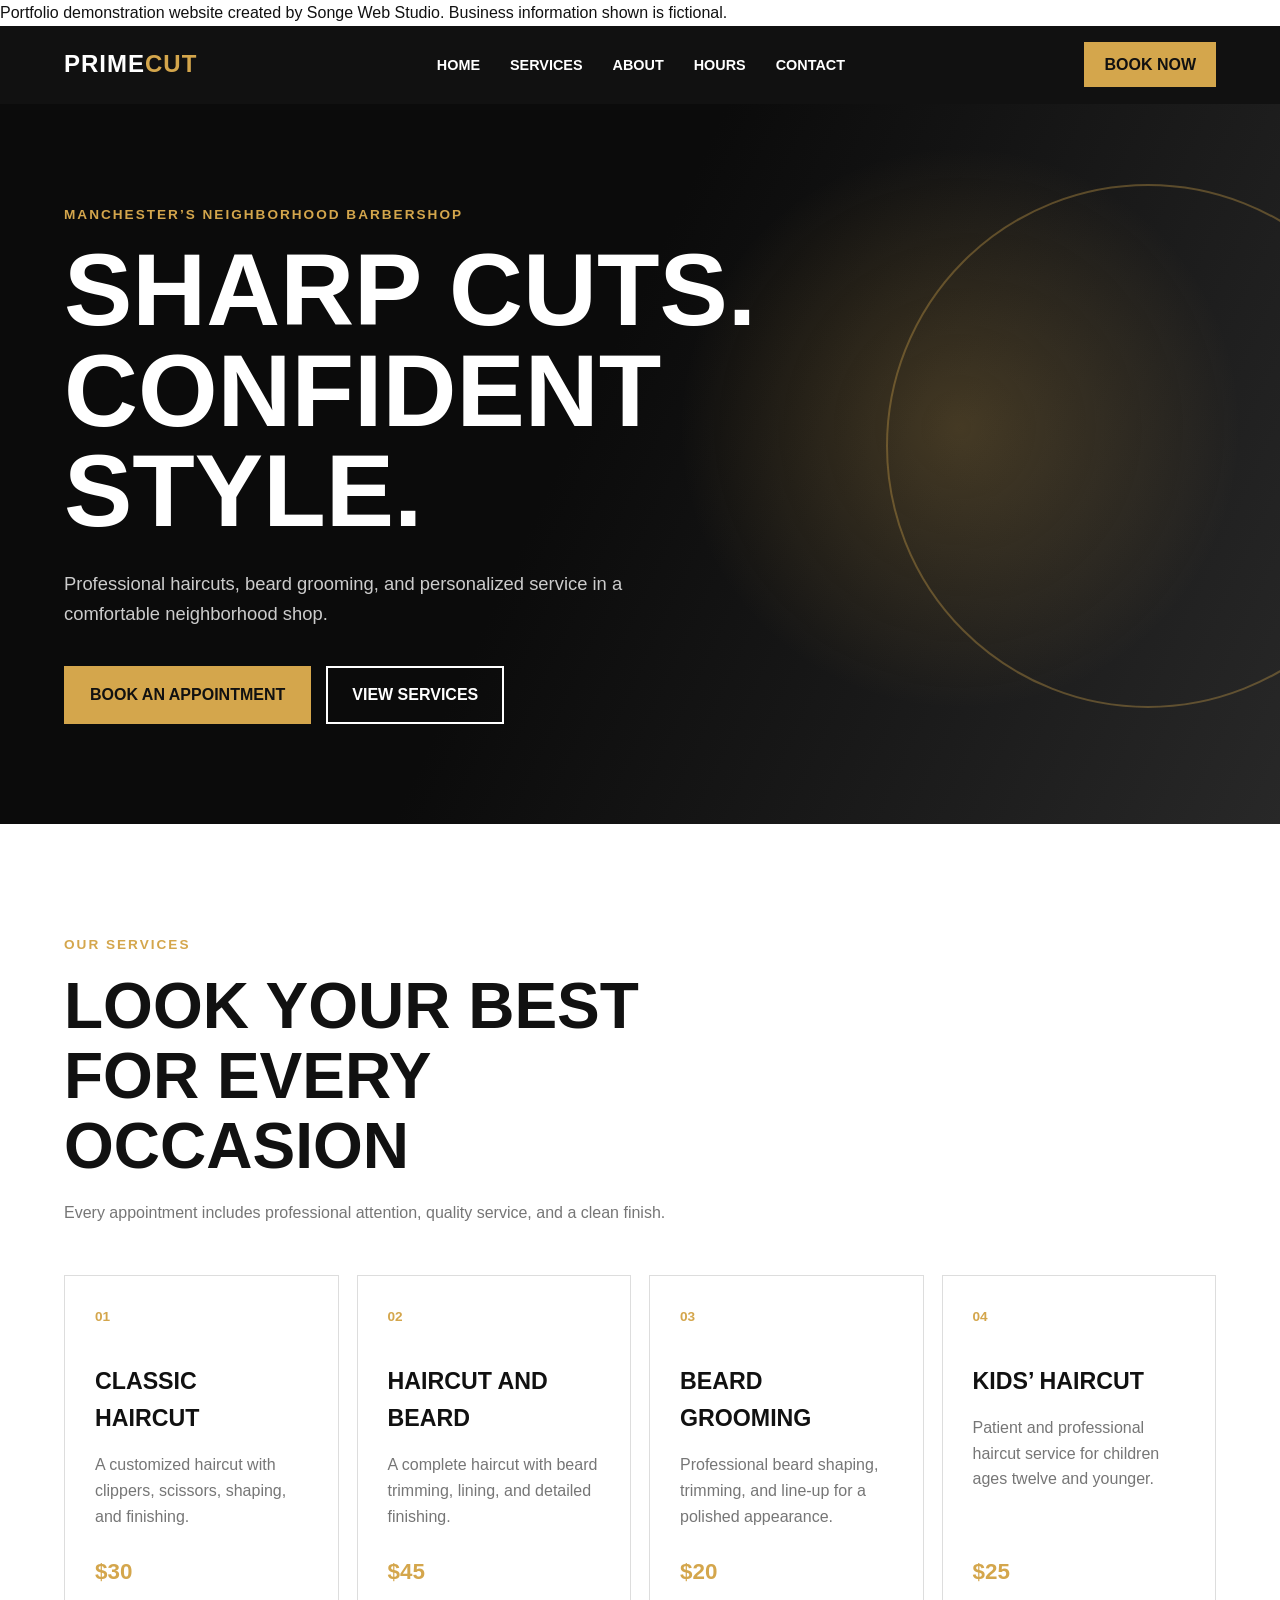
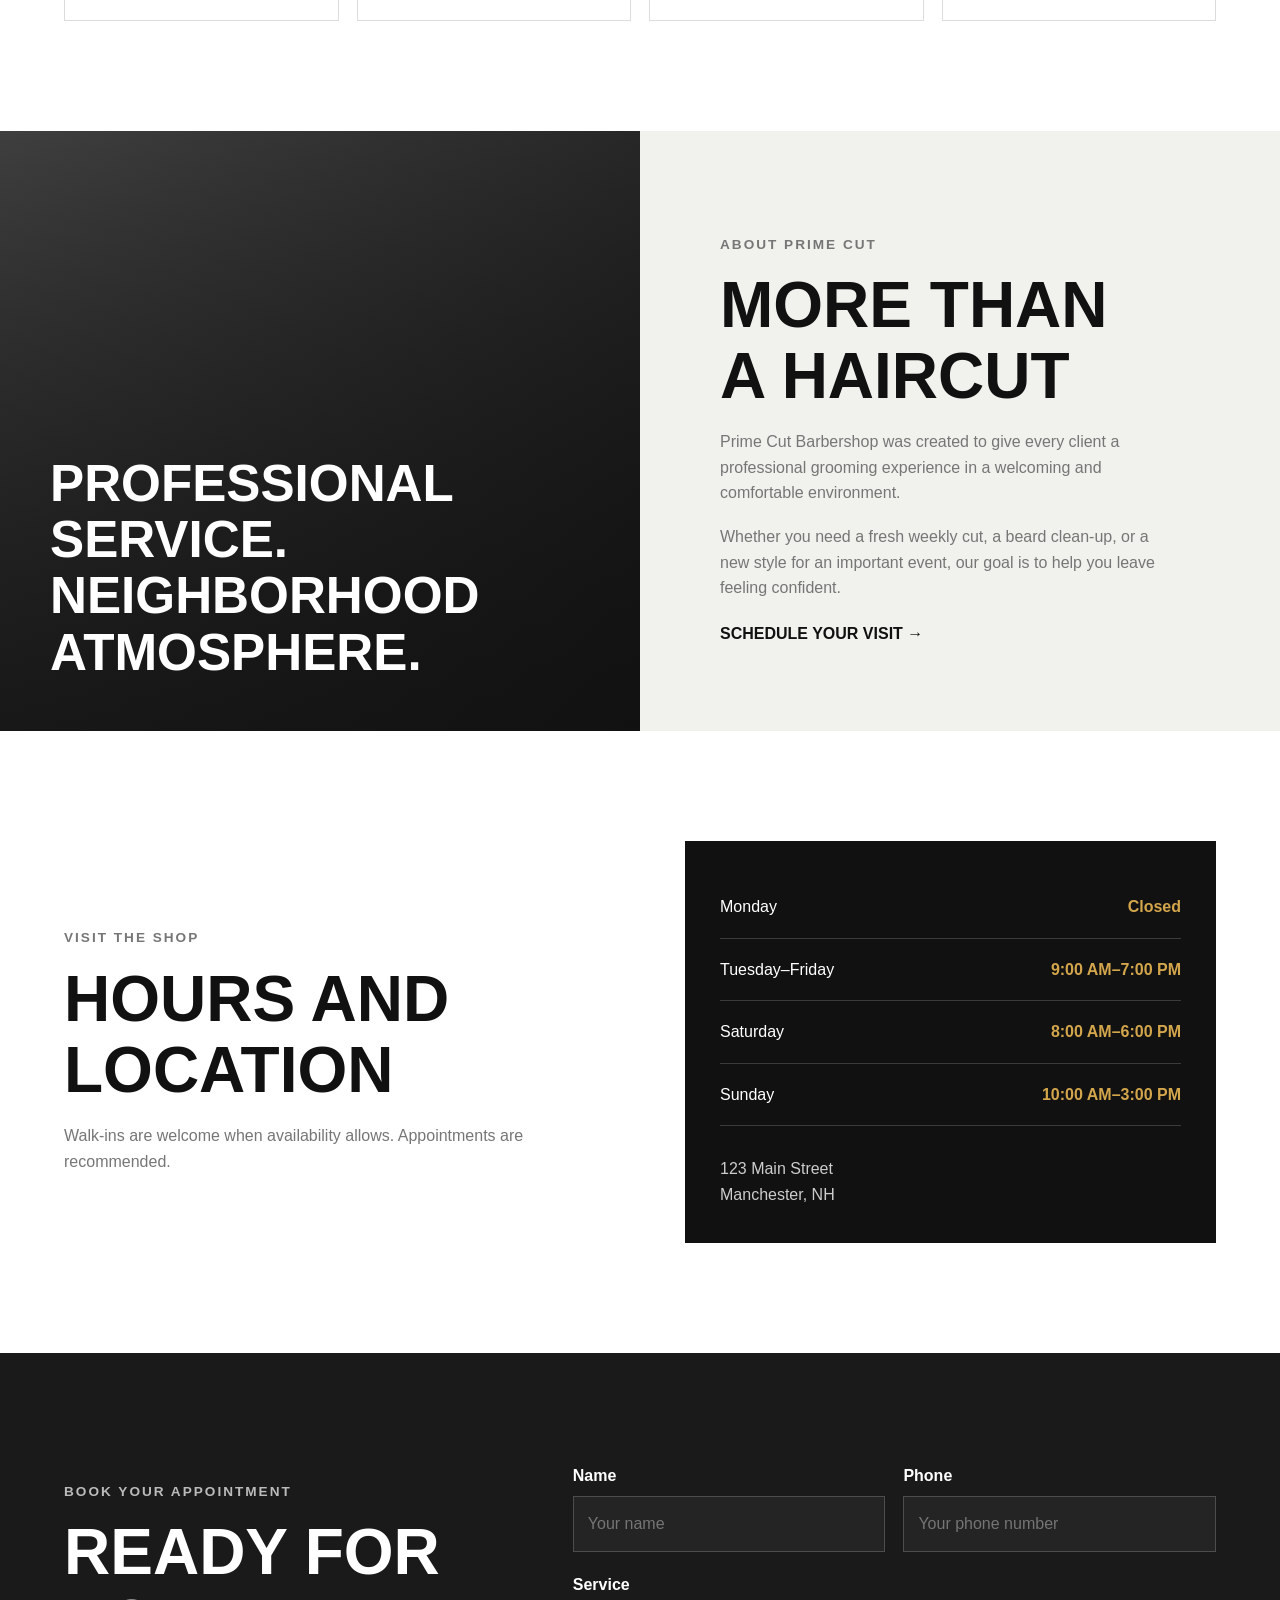
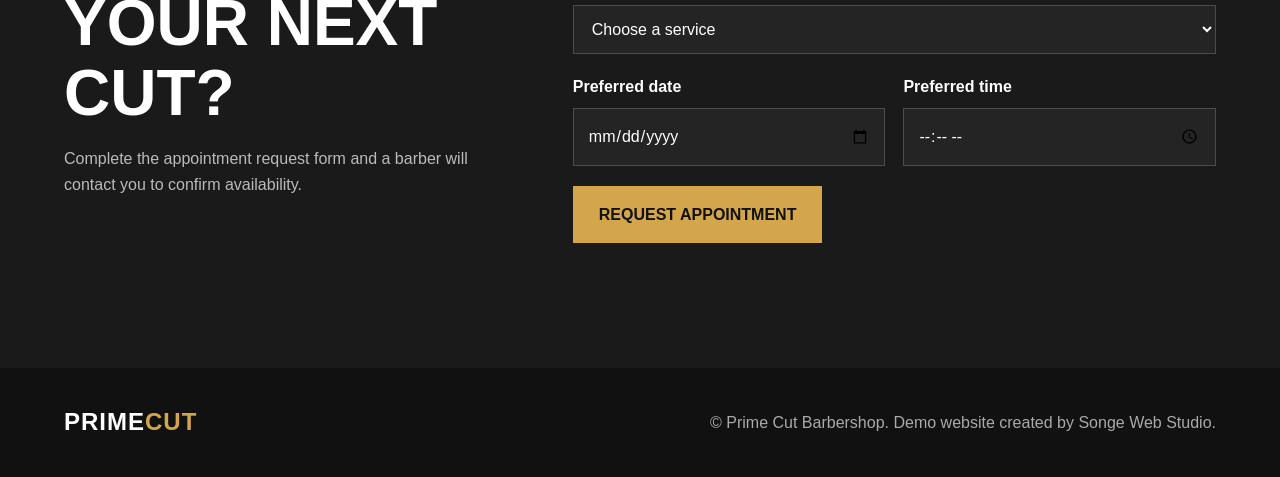
<file: BarberShop/index.html>
<!DOCTYPE html>
<html lang="en">
<head>
    <meta charset="UTF-8">

    <meta name="viewport" content="width=device-width, initial-scale=1.0">

    <meta
        name="description"
        content="Prime Cut Barbershop offers professional haircuts, beard grooming, and styling."
    >

    <title>Prime Cut Barbershop</title>

    <link rel="stylesheet" href="style.css">
</head>

<body>
<div class="demo-banner">
    Portfolio demonstration website created by Songe Web Studio.
    Business information shown is fictional.
</div>
    <header class="site-header">
        <nav class="navbar">
            <a href="#home" class="logo">
                Prime<span>Cut</span>
            </a>

            <ul class="nav-links">
                <li><a href="#home">Home</a></li>
                <li><a href="#services">Services</a></li>
                <li><a href="#about">About</a></li>
                <li><a href="#hours">Hours</a></li>
                <li><a href="#contact">Contact</a></li>
            </ul>

            <a href="#contact" class="nav-button">
                Book Now
            </a>

            <button
                class="menu-button"
                type="button"
                aria-label="Open navigation menu"
                aria-expanded="false"
            >
                ☰
            </button>
        </nav>
    </header>

    <main>

        <section id="home" class="hero">
            <div class="hero-overlay"></div>

            <div class="hero-content">
                <p class="eyebrow">Manchester’s neighborhood barbershop</p>

                <h1>Sharp cuts.<br>Confident style.</h1>

                <p class="hero-description">
                    Professional haircuts, beard grooming, and personalized
                    service in a comfortable neighborhood shop.
                </p>

                <div class="hero-buttons">
                    <a href="#contact" class="button primary-button">
                        Book an Appointment
                    </a>

                    <a href="#services" class="button secondary-button">
                        View Services
                    </a>
                </div>
            </div>
        </section>

        <section id="services" class="section">
            <div class="section-heading">
                <p class="eyebrow">Our services</p>
                <h2>Look your best for every occasion</h2>

                <p>
                    Every appointment includes professional attention,
                    quality service, and a clean finish.
                </p>
            </div>

            <div class="services-grid">

                <article class="service-card">
                    <span class="service-number">01</span>

                    <h3>Classic Haircut</h3>

                    <p>
                        A customized haircut with clippers, scissors, shaping,
                        and finishing.
                    </p>

                    <strong>$30</strong>
                </article>

                <article class="service-card">
                    <span class="service-number">02</span>

                    <h3>Haircut and Beard</h3>

                    <p>
                        A complete haircut with beard trimming, lining, and
                        detailed finishing.
                    </p>

                    <strong>$45</strong>
                </article>

                <article class="service-card">
                    <span class="service-number">03</span>

                    <h3>Beard Grooming</h3>

                    <p>
                        Professional beard shaping, trimming, and line-up for
                        a polished appearance.
                    </p>

                    <strong>$20</strong>
                </article>

                <article class="service-card">
                    <span class="service-number">04</span>

                    <h3>Kids’ Haircut</h3>

                    <p>
                        Patient and professional haircut service for children
                        ages twelve and younger.
                    </p>

                    <strong>$25</strong>
                </article>

            </div>
        </section>

        <section id="about" class="about-section">
            <div class="about-visual">
                <div class="visual-label">
                    Professional service.<br>
                    Neighborhood atmosphere.
                </div>
            </div>

            <div class="about-content">
                <p class="eyebrow">About Prime Cut</p>

                <h2>More than a haircut</h2>

                <p>
                    Prime Cut Barbershop was created to give every client a
                    professional grooming experience in a welcoming and
                    comfortable environment.
                </p>

                <p>
                    Whether you need a fresh weekly cut, a beard clean-up, or
                    a new style for an important event, our goal is to help
                    you leave feeling confident.
                </p>

                <a href="#contact" class="text-link">
                    Schedule your visit →
                </a>
            </div>
        </section>

        <section id="hours" class="hours-section">
            <div>
                <p class="eyebrow">Visit the shop</p>

                <h2>Hours and location</h2>

                <p>
                    Walk-ins are welcome when availability allows.
                    Appointments are recommended.
                </p>
            </div>

            <div class="hours-card">
                <div class="hours-row">
                    <span>Monday</span>
                    <strong>Closed</strong>
                </div>

                <div class="hours-row">
                    <span>Tuesday–Friday</span>
                    <strong>9:00 AM–7:00 PM</strong>
                </div>

                <div class="hours-row">
                    <span>Saturday</span>
                    <strong>8:00 AM–6:00 PM</strong>
                </div>

                <div class="hours-row">
                    <span>Sunday</span>
                    <strong>10:00 AM–3:00 PM</strong>
                </div>

                <div class="location">
                    123 Main Street<br>
                    Manchester, NH
                </div>
            </div>
        </section>

        <section id="contact" class="contact-section">
            <div class="contact-content">
                <p class="eyebrow">Book your appointment</p>

                <h2>Ready for your next cut?</h2>

                <p>
                    Complete the appointment request form and a barber will
                    contact you to confirm availability.
                </p>
            </div>

            <form class="booking-form">
                <div class="form-row">
                    <div class="form-group">
                        <label for="name">Name</label>

                        <input
                            type="text"
                            id="name"
                            name="name"
                            placeholder="Your name"
                            required
                        >
                    </div>

                    <div class="form-group">
                        <label for="phone">Phone</label>

                        <input
                            type="tel"
                            id="phone"
                            name="phone"
                            placeholder="Your phone number"
                            required
                        >
                    </div>
                </div>

                <div class="form-group">
                    <label for="service">Service</label>

                    <select id="service" name="service" required>
                        <option value="">Choose a service</option>
                        <option value="classic-haircut">Classic Haircut</option>
                        <option value="haircut-beard">Haircut and Beard</option>
                        <option value="beard-grooming">Beard Grooming</option>
                        <option value="kids-haircut">Kids’ Haircut</option>
                    </select>
                </div>

                <div class="form-row">
                    <div class="form-group">
                        <label for="date">Preferred date</label>

                        <input
                            type="date"
                            id="date"
                            name="date"
                            required
                        >
                    </div>

                    <div class="form-group">
                        <label for="time">Preferred time</label>

                        <input
                            type="time"
                            id="time"
                            name="time"
                            required
                        >
                    </div>
                </div>

                <button type="submit" class="button primary-button">
                    Request Appointment
                </button>

                <p class="form-message" aria-live="polite"></p>
            </form>
        </section>

    </main>

    <footer class="site-footer">
        <a href="#home" class="footer-logo">
            Prime<span>Cut</span>
        </a>

        <p>
            &copy; <span id="current-year"></span> Prime Cut Barbershop.
            Demo website created by Songe Web Studio.
        </p>
    </footer>

    <script src="script.js"></script>
</body>
</html>
</file>
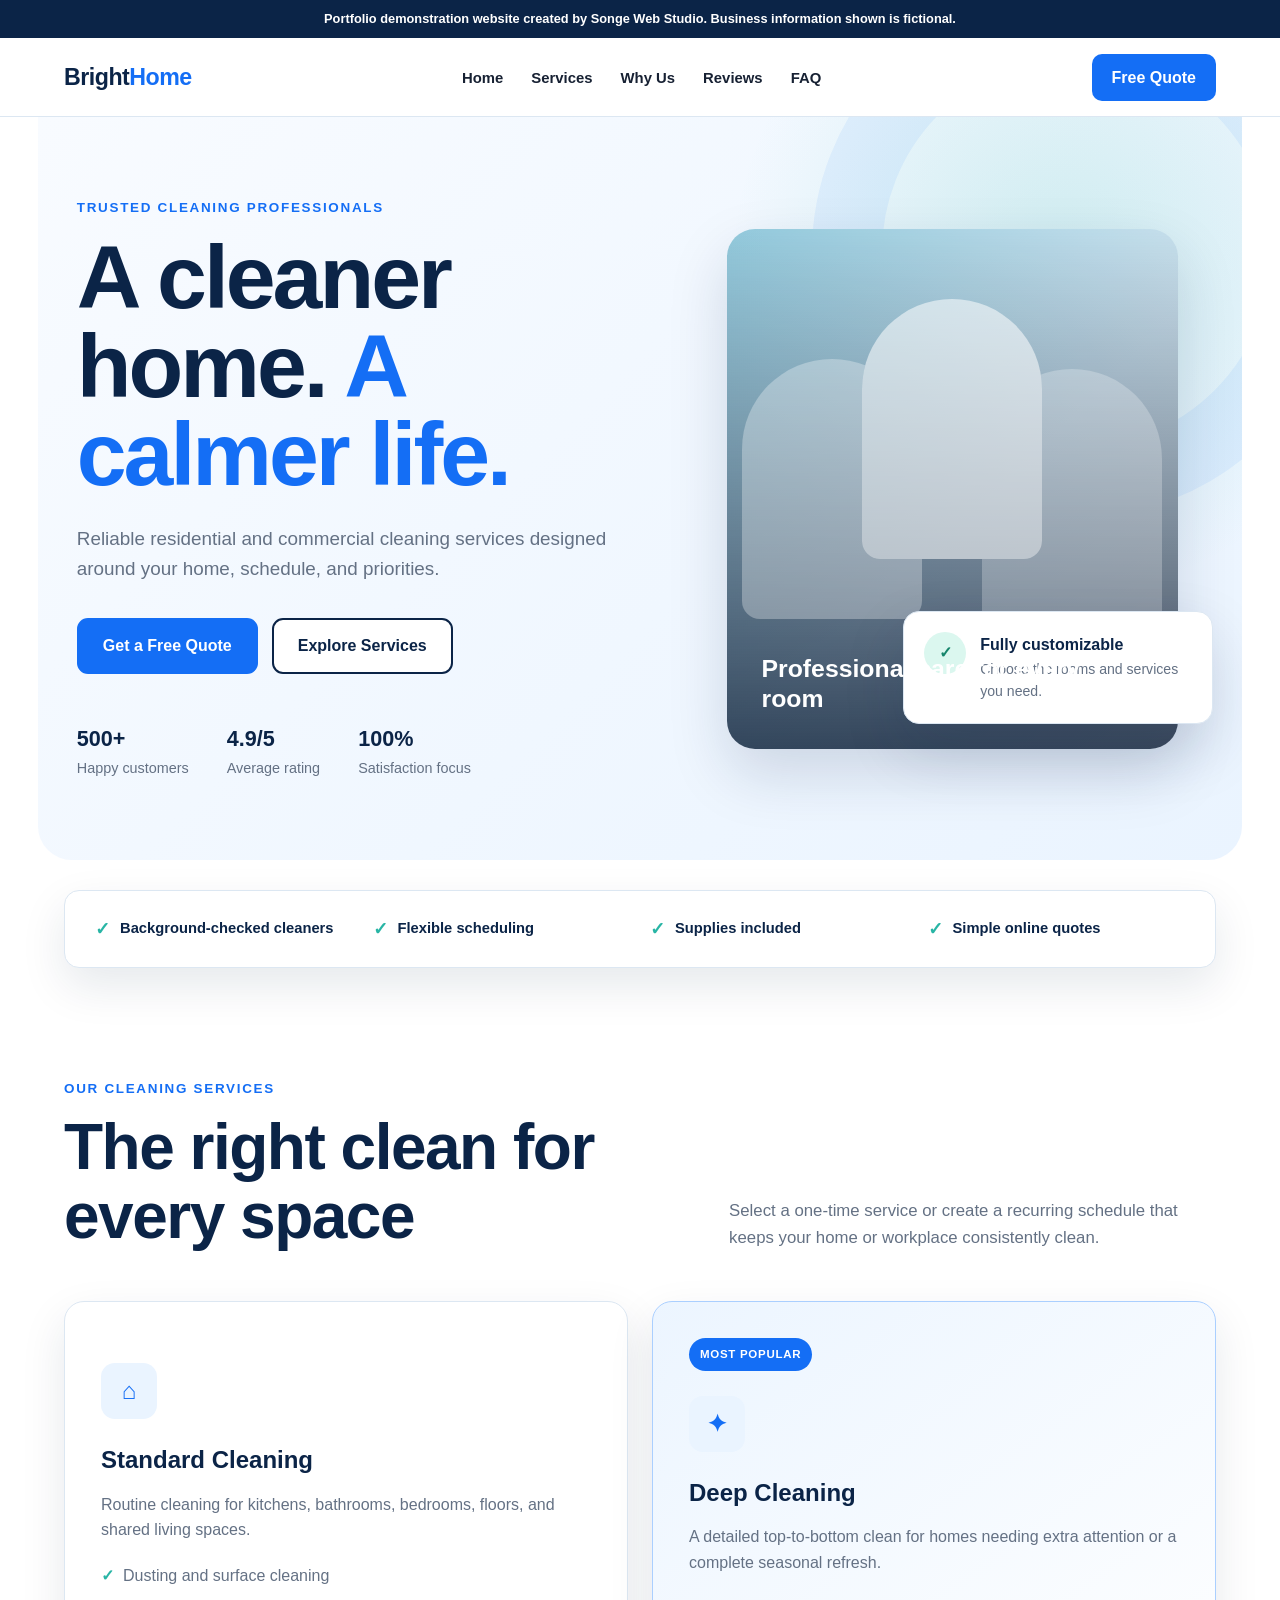
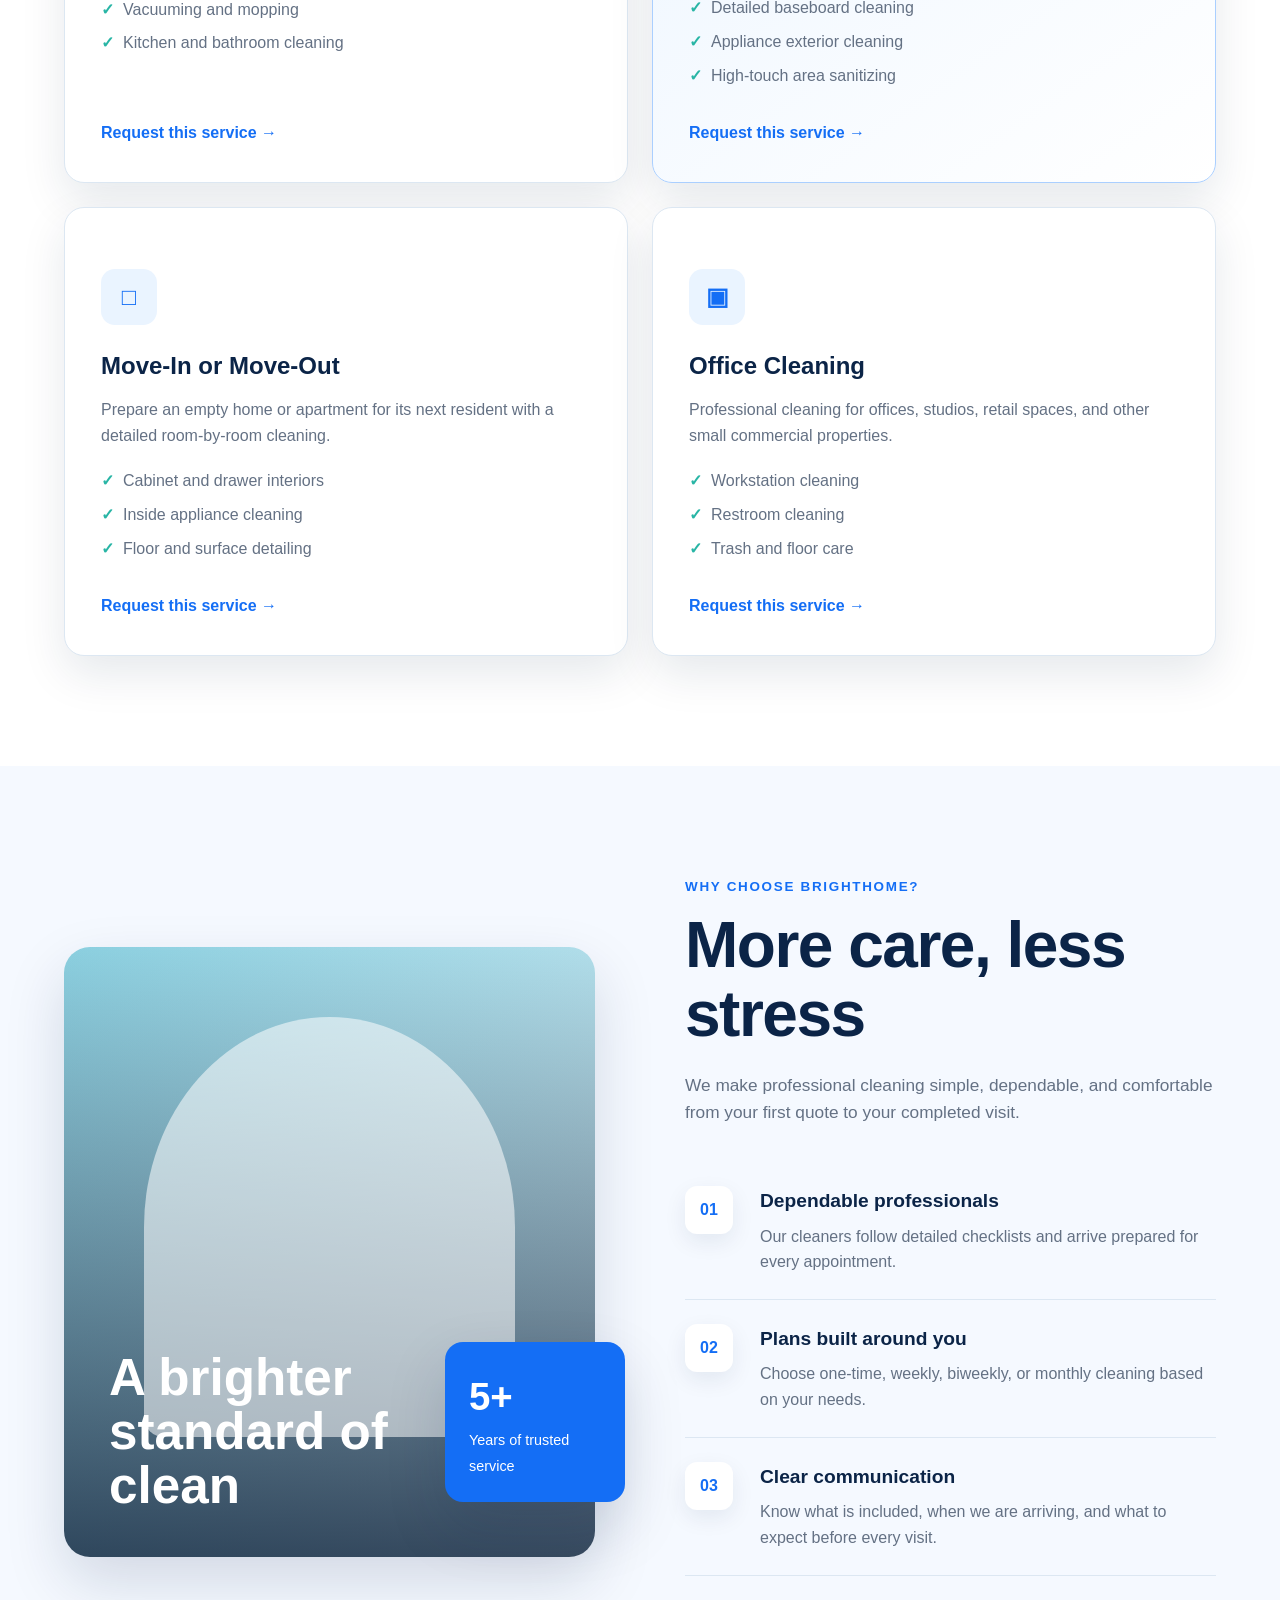
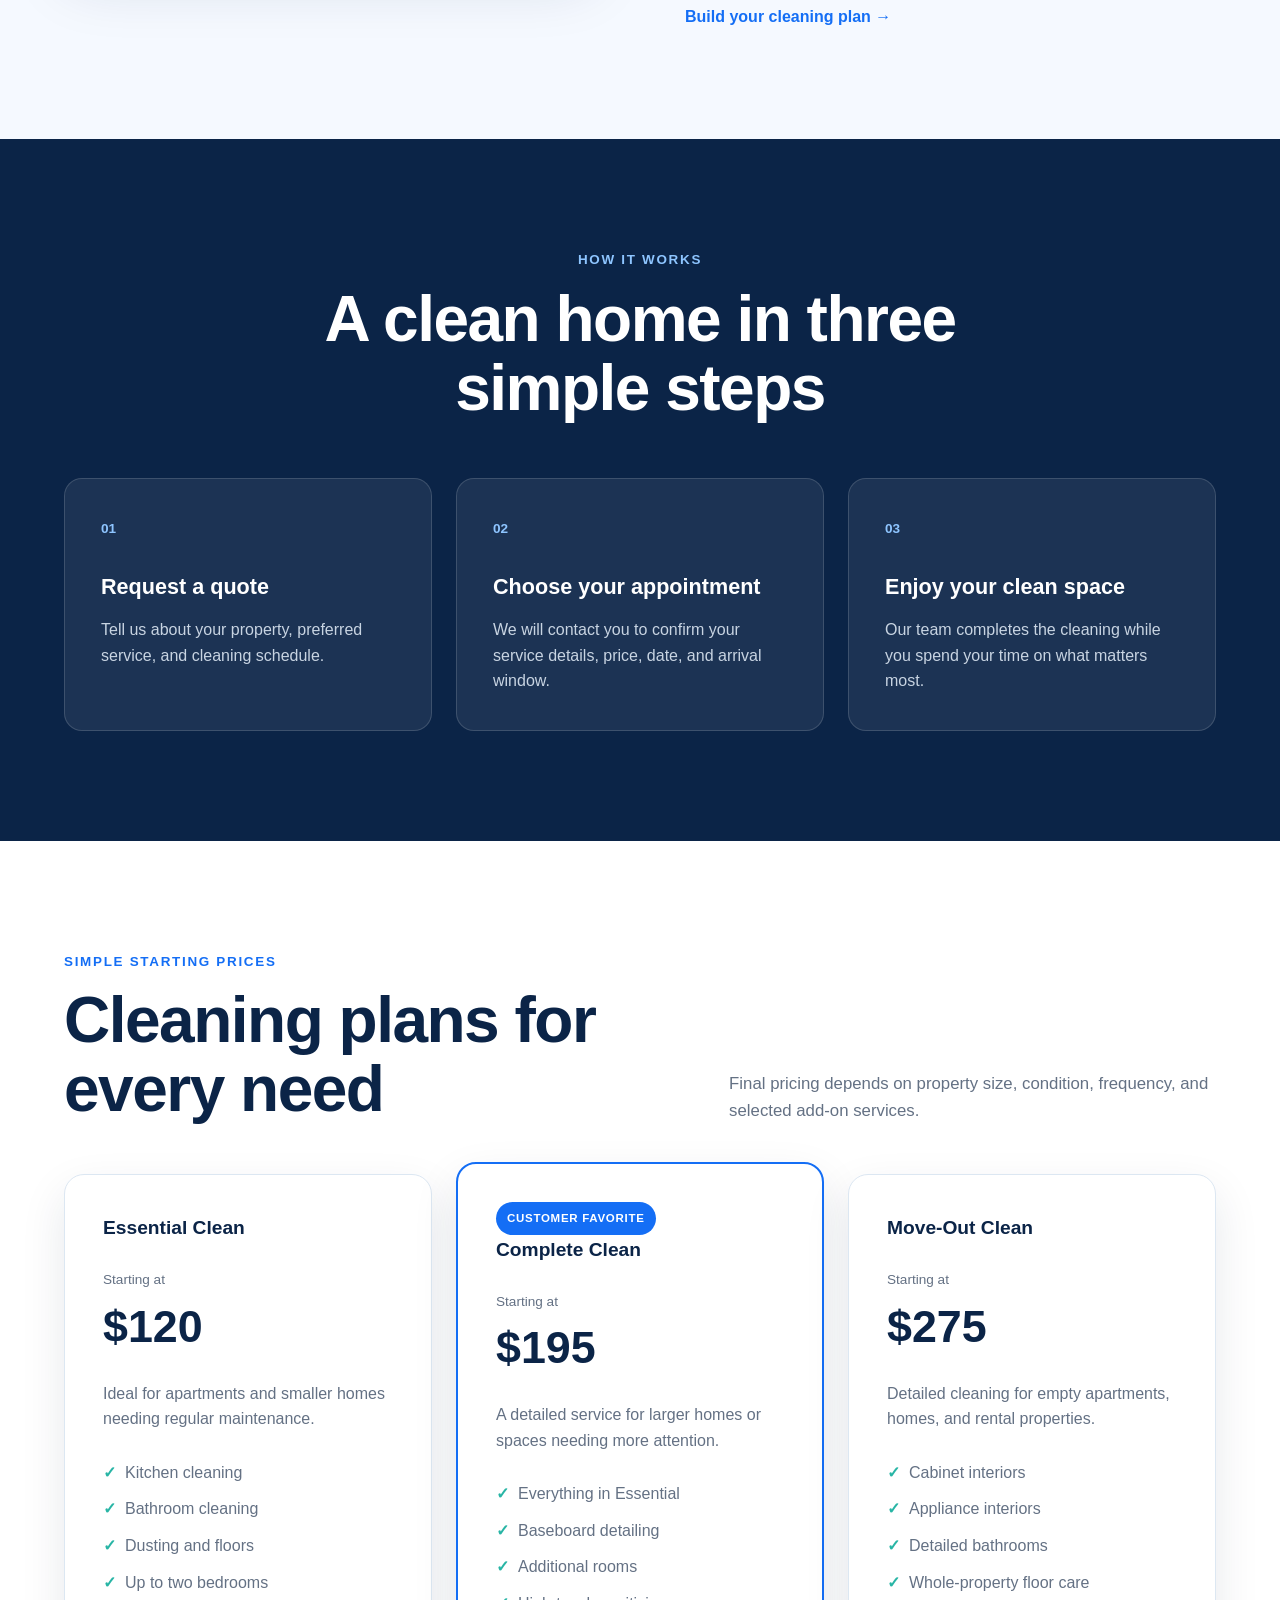
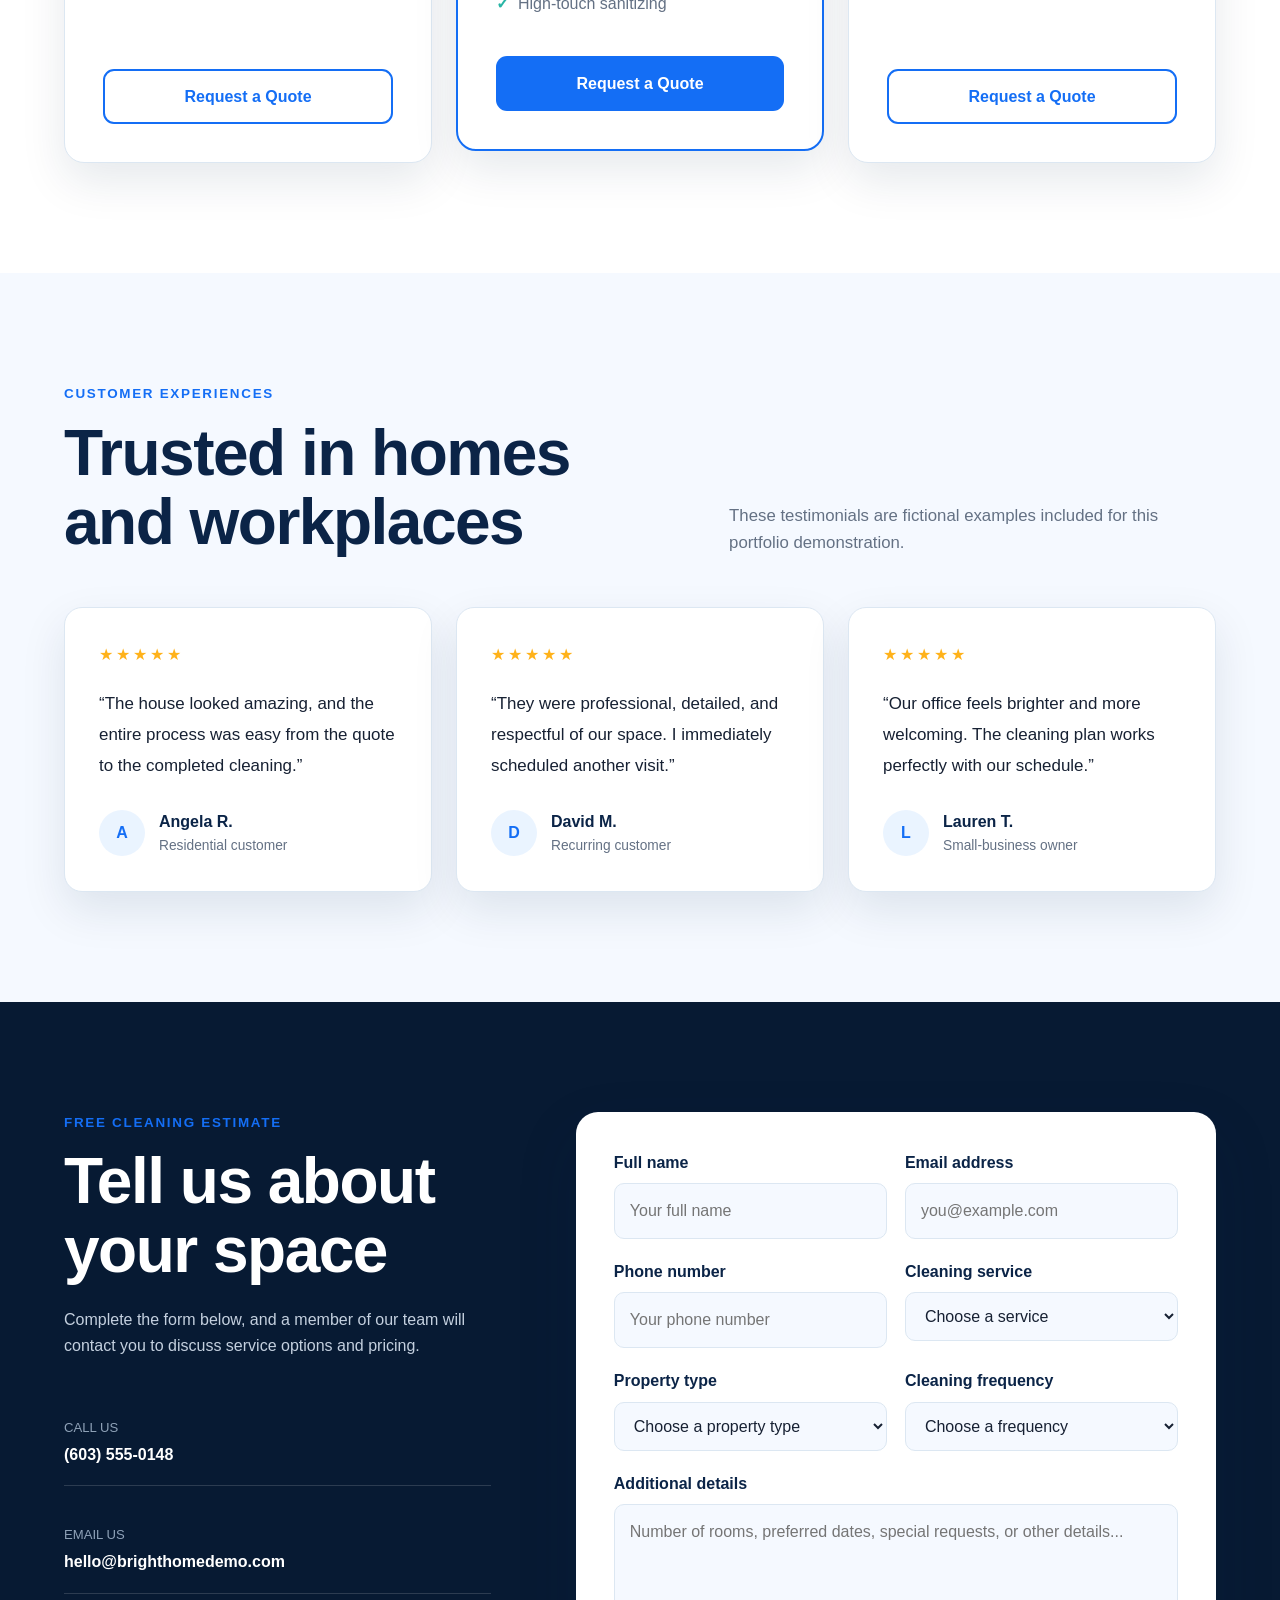
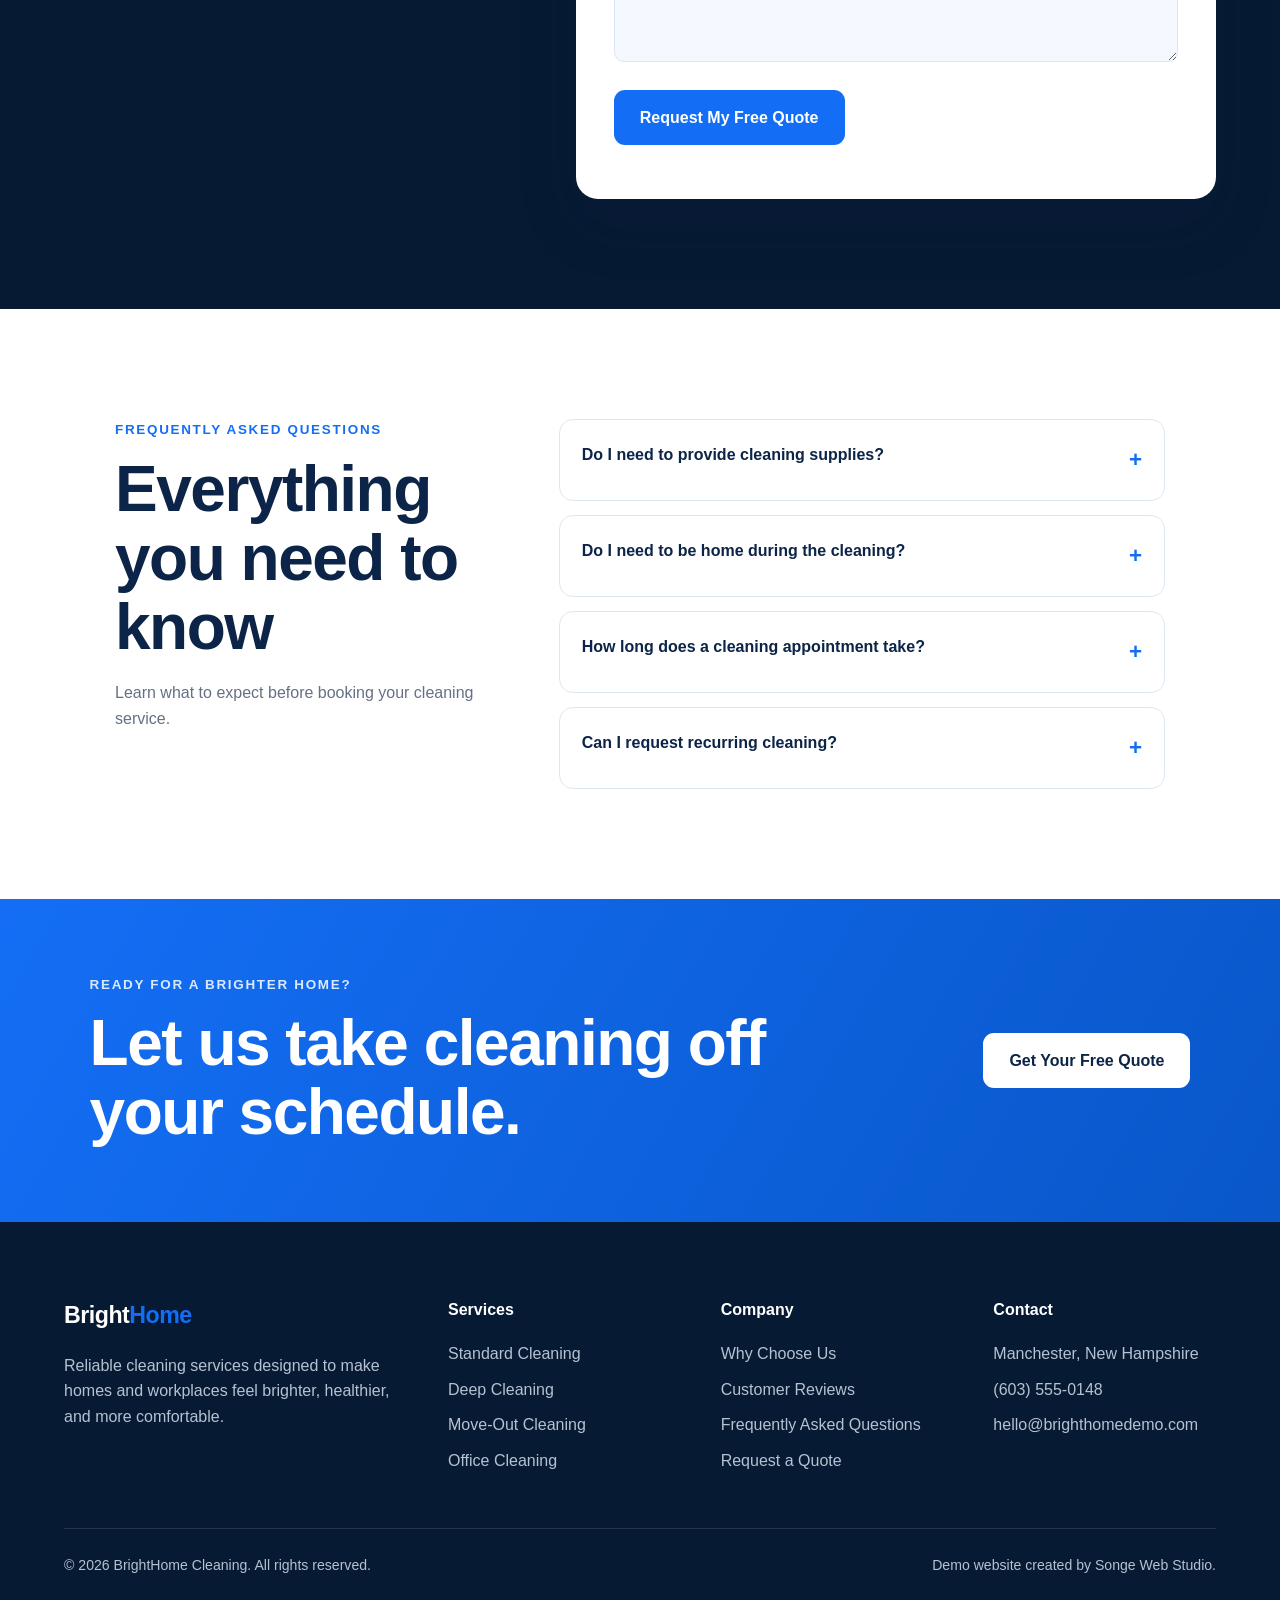
<file: CleaningCompany/index.html>
<!DOCTYPE html>
<html lang="en">
<head>
    <meta charset="UTF-8">

    <meta name="viewport" content="width=device-width, initial-scale=1.0">

    <meta
        name="description"
        content="BrightHome Cleaning provides dependable residential and commercial cleaning services."
    >

    <title>BrightHome Cleaning | Professional Cleaning Services</title>

    <link rel="stylesheet" href="style.css">
</head>

<body>

    <!-- Demo notice -->
    <div class="demo-banner">
        Portfolio demonstration website created by Songe Web Studio.
        Business information shown is fictional.
    </div>

    <!-- Header and navigation -->
    <header class="site-header">
        <nav class="navbar">

            <a href="#home" class="logo">
                Bright<span>Home</span>
            </a>

            <ul class="nav-links">
                <li><a href="#home">Home</a></li>
                <li><a href="#services">Services</a></li>
                <li><a href="#about">Why Us</a></li>
                <li><a href="#reviews">Reviews</a></li>
                <li><a href="#faq">FAQ</a></li>
            </ul>

            <a href="#quote" class="nav-button">
                Free Quote
            </a>

            <button
                class="menu-button"
                type="button"
                aria-label="Open navigation menu"
                aria-expanded="false"
            >
                ☰
            </button>

        </nav>
    </header>

    <main>

        <!-- Hero section -->
        <section id="home" class="hero">

            <div class="hero-content">

                <p class="eyebrow">
                    Trusted cleaning professionals
                </p>

                <h1>
                    A cleaner home.
                    <span>A calmer life.</span>
                </h1>

                <p class="hero-description">
                    Reliable residential and commercial cleaning services
                    designed around your home, schedule, and priorities.
                </p>

                <div class="hero-buttons">

                    <a href="#quote" class="button primary-button">
                        Get a Free Quote
                    </a>

                    <a href="#services" class="button secondary-button">
                        Explore Services
                    </a>

                </div>

                <div class="hero-trust">

                    <div class="trust-item">
                        <strong>500+</strong>
                        <span>Happy customers</span>
                    </div>

                    <div class="trust-item">
                        <strong>4.9/5</strong>
                        <span>Average rating</span>
                    </div>

                    <div class="trust-item">
                        <strong>100%</strong>
                        <span>Satisfaction focus</span>
                    </div>

                </div>

            </div>

            <div class="hero-visual">

                <div class="hero-image-card">
                    <span class="image-label">
                        Professional care for every room
                    </span>
                </div>

                <div class="floating-card">

                    <div class="floating-icon">✓</div>

                    <div>
                        <strong>Fully customizable</strong>
                        <p>Choose the rooms and services you need.</p>
                    </div>

                </div>

            </div>

        </section>

        <!-- Trust bar -->
        <section class="trust-bar">

            <div class="trust-bar-item">
                <span>✓</span>
                Background-checked cleaners
            </div>

            <div class="trust-bar-item">
                <span>✓</span>
                Flexible scheduling
            </div>

            <div class="trust-bar-item">
                <span>✓</span>
                Supplies included
            </div>

            <div class="trust-bar-item">
                <span>✓</span>
                Simple online quotes
            </div>

        </section>

        <!-- Services section -->
        <section id="services" class="section">

            <div class="section-heading">

                <div>
                    <p class="eyebrow">Our cleaning services</p>

                    <h2>
                        The right clean for every space
                    </h2>
                </div>

                <p>
                    Select a one-time service or create a recurring schedule
                    that keeps your home or workplace consistently clean.
                </p>

            </div>

            <div class="services-grid">

                <article class="service-card">

                    <div class="service-icon">⌂</div>

                    <h3>Standard Cleaning</h3>

                    <p>
                        Routine cleaning for kitchens, bathrooms, bedrooms,
                        floors, and shared living spaces.
                    </p>

                    <ul>
                        <li>Dusting and surface cleaning</li>
                        <li>Vacuuming and mopping</li>
                        <li>Kitchen and bathroom cleaning</li>
                    </ul>

                    <a href="#quote">Request this service →</a>

                </article>

                <article class="service-card featured-service">

                    <div class="popular-label">
                        Most Popular
                    </div>

                    <div class="service-icon">✦</div>

                    <h3>Deep Cleaning</h3>

                    <p>
                        A detailed top-to-bottom clean for homes needing extra
                        attention or a complete seasonal refresh.
                    </p>

                    <ul>
                        <li>Detailed baseboard cleaning</li>
                        <li>Appliance exterior cleaning</li>
                        <li>High-touch area sanitizing</li>
                    </ul>

                    <a href="#quote">Request this service →</a>

                </article>

                <article class="service-card">

                    <div class="service-icon">□</div>

                    <h3>Move-In or Move-Out</h3>

                    <p>
                        Prepare an empty home or apartment for its next
                        resident with a detailed room-by-room cleaning.
                    </p>

                    <ul>
                        <li>Cabinet and drawer interiors</li>
                        <li>Inside appliance cleaning</li>
                        <li>Floor and surface detailing</li>
                    </ul>

                    <a href="#quote">Request this service →</a>

                </article>

                <article class="service-card">

                    <div class="service-icon">▣</div>

                    <h3>Office Cleaning</h3>

                    <p>
                        Professional cleaning for offices, studios, retail
                        spaces, and other small commercial properties.
                    </p>

                    <ul>
                        <li>Workstation cleaning</li>
                        <li>Restroom cleaning</li>
                        <li>Trash and floor care</li>
                    </ul>

                    <a href="#quote">Request this service →</a>

                </article>

            </div>

        </section>

        <!-- About and benefits section -->
        <section id="about" class="about-section">

            <div class="about-visual">

                <div class="about-image">
                    <span>A brighter standard of clean</span>
                </div>

                <div class="experience-badge">
                    <strong>5+</strong>
                    <span>Years of trusted service</span>
                </div>

            </div>

            <div class="about-content">

                <p class="eyebrow">
                    Why choose BrightHome?
                </p>

                <h2>
                    More care, less stress
                </h2>

                <p class="about-introduction">
                    We make professional cleaning simple, dependable, and
                    comfortable from your first quote to your completed visit.
                </p>

                <div class="benefits-list">

                    <article class="benefit">

                        <div class="benefit-number">01</div>

                        <div>
                            <h3>Dependable professionals</h3>

                            <p>
                                Our cleaners follow detailed checklists and
                                arrive prepared for every appointment.
                            </p>
                        </div>

                    </article>

                    <article class="benefit">

                        <div class="benefit-number">02</div>

                        <div>
                            <h3>Plans built around you</h3>

                            <p>
                                Choose one-time, weekly, biweekly, or monthly
                                cleaning based on your needs.
                            </p>
                        </div>

                    </article>

                    <article class="benefit">

                        <div class="benefit-number">03</div>

                        <div>
                            <h3>Clear communication</h3>

                            <p>
                                Know what is included, when we are arriving,
                                and what to expect before every visit.
                            </p>
                        </div>

                    </article>

                </div>

                <a href="#quote" class="text-link">
                    Build your cleaning plan →
                </a>

            </div>

        </section>

        <!-- Process section -->
        <section class="process-section">

            <div class="section-heading centered-heading">

                <div>
                    <p class="eyebrow">
                        How it works
                    </p>

                    <h2>
                        A clean home in three simple steps
                    </h2>
                </div>

            </div>

            <div class="process-grid">

                <article class="process-card">
                    <span>01</span>

                    <h3>Request a quote</h3>

                    <p>
                        Tell us about your property, preferred service, and
                        cleaning schedule.
                    </p>
                </article>

                <article class="process-card">
                    <span>02</span>

                    <h3>Choose your appointment</h3>

                    <p>
                        We will contact you to confirm your service details,
                        price, date, and arrival window.
                    </p>
                </article>

                <article class="process-card">
                    <span>03</span>

                    <h3>Enjoy your clean space</h3>

                    <p>
                        Our team completes the cleaning while you spend your
                        time on what matters most.
                    </p>
                </article>

            </div>

        </section>

        <!-- Pricing section -->
        <section class="pricing-section">

            <div class="section-heading pricing-heading">

                <div>
                    <p class="eyebrow">Simple starting prices</p>

                    <h2>
                        Cleaning plans for every need
                    </h2>
                </div>

                <p>
                    Final pricing depends on property size, condition,
                    frequency, and selected add-on services.
                </p>

            </div>

            <div class="pricing-grid">

                <article class="pricing-card">

                    <p class="pricing-name">Essential Clean</p>

                    <div class="price">
                        <span>Starting at</span>
                        <strong>$120</strong>
                    </div>

                    <p>
                        Ideal for apartments and smaller homes needing regular
                        maintenance.
                    </p>

                    <ul>
                        <li>Kitchen cleaning</li>
                        <li>Bathroom cleaning</li>
                        <li>Dusting and floors</li>
                        <li>Up to two bedrooms</li>
                    </ul>

                    <a href="#quote" class="button outline-button">
                        Request a Quote
                    </a>

                </article>

                <article class="pricing-card highlighted-price">

                    <div class="popular-label">
                        Customer Favorite
                    </div>

                    <p class="pricing-name">Complete Clean</p>

                    <div class="price">
                        <span>Starting at</span>
                        <strong>$195</strong>
                    </div>

                    <p>
                        A detailed service for larger homes or spaces needing
                        more attention.
                    </p>

                    <ul>
                        <li>Everything in Essential</li>
                        <li>Baseboard detailing</li>
                        <li>Additional rooms</li>
                        <li>High-touch sanitizing</li>
                    </ul>

                    <a href="#quote" class="button primary-button">
                        Request a Quote
                    </a>

                </article>

                <article class="pricing-card">

                    <p class="pricing-name">Move-Out Clean</p>

                    <div class="price">
                        <span>Starting at</span>
                        <strong>$275</strong>
                    </div>

                    <p>
                        Detailed cleaning for empty apartments, homes, and
                        rental properties.
                    </p>

                    <ul>
                        <li>Cabinet interiors</li>
                        <li>Appliance interiors</li>
                        <li>Detailed bathrooms</li>
                        <li>Whole-property floor care</li>
                    </ul>

                    <a href="#quote" class="button outline-button">
                        Request a Quote
                    </a>

                </article>

            </div>

        </section>

        <!-- Reviews -->
        <section id="reviews" class="reviews-section">

            <div class="section-heading reviews-heading">

                <div>
                    <p class="eyebrow">Customer experiences</p>

                    <h2>
                        Trusted in homes and workplaces
                    </h2>
                </div>

                <p>
                    These testimonials are fictional examples included for
                    this portfolio demonstration.
                </p>

            </div>

            <div class="reviews-grid">

                <article class="review-card">

                    <div class="stars">★★★★★</div>

                    <blockquote>
                        “The house looked amazing, and the entire process was
                        easy from the quote to the completed cleaning.”
                    </blockquote>

                    <div class="review-customer">
                        <div class="customer-initial">A</div>

                        <div>
                            <strong>Angela R.</strong>
                            <span>Residential customer</span>
                        </div>
                    </div>

                </article>

                <article class="review-card">

                    <div class="stars">★★★★★</div>

                    <blockquote>
                        “They were professional, detailed, and respectful of
                        our space. I immediately scheduled another visit.”
                    </blockquote>

                    <div class="review-customer">
                        <div class="customer-initial">D</div>

                        <div>
                            <strong>David M.</strong>
                            <span>Recurring customer</span>
                        </div>
                    </div>

                </article>

                <article class="review-card">

                    <div class="stars">★★★★★</div>

                    <blockquote>
                        “Our office feels brighter and more welcoming. The
                        cleaning plan works perfectly with our schedule.”
                    </blockquote>

                    <div class="review-customer">
                        <div class="customer-initial">L</div>

                        <div>
                            <strong>Lauren T.</strong>
                            <span>Small-business owner</span>
                        </div>
                    </div>

                </article>

            </div>

        </section>

        <!-- Quote form -->
        <section id="quote" class="quote-section">

            <div class="quote-content">

                <p class="eyebrow">
                    Free cleaning estimate
                </p>

                <h2>
                    Tell us about your space
                </h2>

                <p>
                    Complete the form below, and a member of our team will
                    contact you to discuss service options and pricing.
                </p>

                <div class="quote-contact">

                    <div>
                        <span>Call us</span>
                        <strong>(603) 555-0148</strong>
                    </div>

                    <div>
                        <span>Email us</span>
                        <strong>hello@brighthomedemo.com</strong>
                    </div>

                </div>

            </div>

            <form class="quote-form">

                <div class="form-row">

                    <div class="form-group">
                        <label for="name">Full name</label>

                        <input
                            type="text"
                            id="name"
                            name="name"
                            placeholder="Your full name"
                            required
                        >
                    </div>

                    <div class="form-group">
                        <label for="email">Email address</label>

                        <input
                            type="email"
                            id="email"
                            name="email"
                            placeholder="you@example.com"
                            required
                        >
                    </div>

                </div>

                <div class="form-row">

                    <div class="form-group">
                        <label for="phone">Phone number</label>

                        <input
                            type="tel"
                            id="phone"
                            name="phone"
                            placeholder="Your phone number"
                            required
                        >
                    </div>

                    <div class="form-group">
                        <label for="service">Cleaning service</label>

                        <select id="service" name="service" required>
                            <option value="">Choose a service</option>
                            <option value="standard">
                                Standard Cleaning
                            </option>
                            <option value="deep">
                                Deep Cleaning
                            </option>
                            <option value="move">
                                Move-In or Move-Out
                            </option>
                            <option value="office">
                                Office Cleaning
                            </option>
                        </select>
                    </div>

                </div>

                <div class="form-row">

                    <div class="form-group">
                        <label for="property">Property type</label>

                        <select id="property" name="property" required>
                            <option value="">Choose a property type</option>
                            <option value="apartment">Apartment</option>
                            <option value="house">House</option>
                            <option value="office">Office</option>
                            <option value="other">Other</option>
                        </select>
                    </div>

                    <div class="form-group">
                        <label for="frequency">Cleaning frequency</label>

                        <select id="frequency" name="frequency" required>
                            <option value="">Choose a frequency</option>
                            <option value="one-time">One-time</option>
                            <option value="weekly">Weekly</option>
                            <option value="biweekly">Every two weeks</option>
                            <option value="monthly">Monthly</option>
                        </select>
                    </div>

                </div>

                <div class="form-group">
                    <label for="message">Additional details</label>

                    <textarea
                        id="message"
                        name="message"
                        rows="5"
                        placeholder="Number of rooms, preferred dates, special requests, or other details..."
                    ></textarea>
                </div>

                <button type="submit" class="button primary-button">
                    Request My Free Quote
                </button>

                <p class="form-message" aria-live="polite"></p>

            </form>

        </section>

        <!-- Frequently asked questions -->
        <section id="faq" class="faq-section">

            <div class="faq-heading">

                <p class="eyebrow">
                    Frequently asked questions
                </p>

                <h2>
                    Everything you need to know
                </h2>

                <p>
                    Learn what to expect before booking your cleaning service.
                </p>

            </div>

            <div class="faq-list">

                <article class="faq-item">

                    <button
                        class="faq-question"
                        type="button"
                        aria-expanded="false"
                    >
                        <span>Do I need to provide cleaning supplies?</span>
                        <span class="faq-icon">+</span>
                    </button>

                    <div class="faq-answer">
                        <p>
                            No. Our team arrives with standard cleaning
                            supplies and equipment. Please tell us in advance
                            if you prefer specific products.
                        </p>
                    </div>

                </article>

                <article class="faq-item">

                    <button
                        class="faq-question"
                        type="button"
                        aria-expanded="false"
                    >
                        <span>Do I need to be home during the cleaning?</span>
                        <span class="faq-icon">+</span>
                    </button>

                    <div class="faq-answer">
                        <p>
                            No. Many customers provide secure entry
                            instructions. You may also remain home if that is
                            more comfortable for you.
                        </p>
                    </div>

                </article>

                <article class="faq-item">

                    <button
                        class="faq-question"
                        type="button"
                        aria-expanded="false"
                    >
                        <span>How long does a cleaning appointment take?</span>
                        <span class="faq-icon">+</span>
                    </button>

                    <div class="faq-answer">
                        <p>
                            Appointment length depends on property size,
                            condition, service type, and the number of cleaners
                            assigned.
                        </p>
                    </div>

                </article>

                <article class="faq-item">

                    <button
                        class="faq-question"
                        type="button"
                        aria-expanded="false"
                    >
                        <span>Can I request recurring cleaning?</span>
                        <span class="faq-icon">+</span>
                    </button>

                    <div class="faq-answer">
                        <p>
                            Yes. Weekly, biweekly, and monthly service options
                            can be customized around your schedule and cleaning
                            priorities.
                        </p>
                    </div>

                </article>

            </div>

        </section>

        <!-- Final call to action -->
        <section class="final-cta">

            <div>
                <p class="eyebrow">Ready for a brighter home?</p>

                <h2>
                    Let us take cleaning off your schedule.
                </h2>
            </div>

            <a href="#quote" class="button light-button">
                Get Your Free Quote
            </a>

        </section>

    </main>

    <!-- Footer -->
    <footer class="site-footer">

        <div class="footer-main">

            <div class="footer-brand">

                <a href="#home" class="footer-logo">
                    Bright<span>Home</span>
                </a>

                <p>
                    Reliable cleaning services designed to make homes and
                    workplaces feel brighter, healthier, and more comfortable.
                </p>

            </div>

            <div class="footer-column">
                <h3>Services</h3>

                <a href="#services">Standard Cleaning</a>
                <a href="#services">Deep Cleaning</a>
                <a href="#services">Move-Out Cleaning</a>
                <a href="#services">Office Cleaning</a>
            </div>

            <div class="footer-column">
                <h3>Company</h3>

                <a href="#about">Why Choose Us</a>
                <a href="#reviews">Customer Reviews</a>
                <a href="#faq">Frequently Asked Questions</a>
                <a href="#quote">Request a Quote</a>
            </div>

            <div class="footer-column">
                <h3>Contact</h3>

                <p>Manchester, New Hampshire</p>
                <p>(603) 555-0148</p>
                <p>hello@brighthomedemo.com</p>
            </div>

        </div>

        <div class="footer-bottom">

            <p>
                &copy; <span id="current-year"></span> BrightHome Cleaning.
                All rights reserved.
            </p>

            <p>
                Demo website created by Songe Web Studio.
            </p>

        </div>

    </footer>

    <script src="script.js"></script>

</body>
</html>
</file>
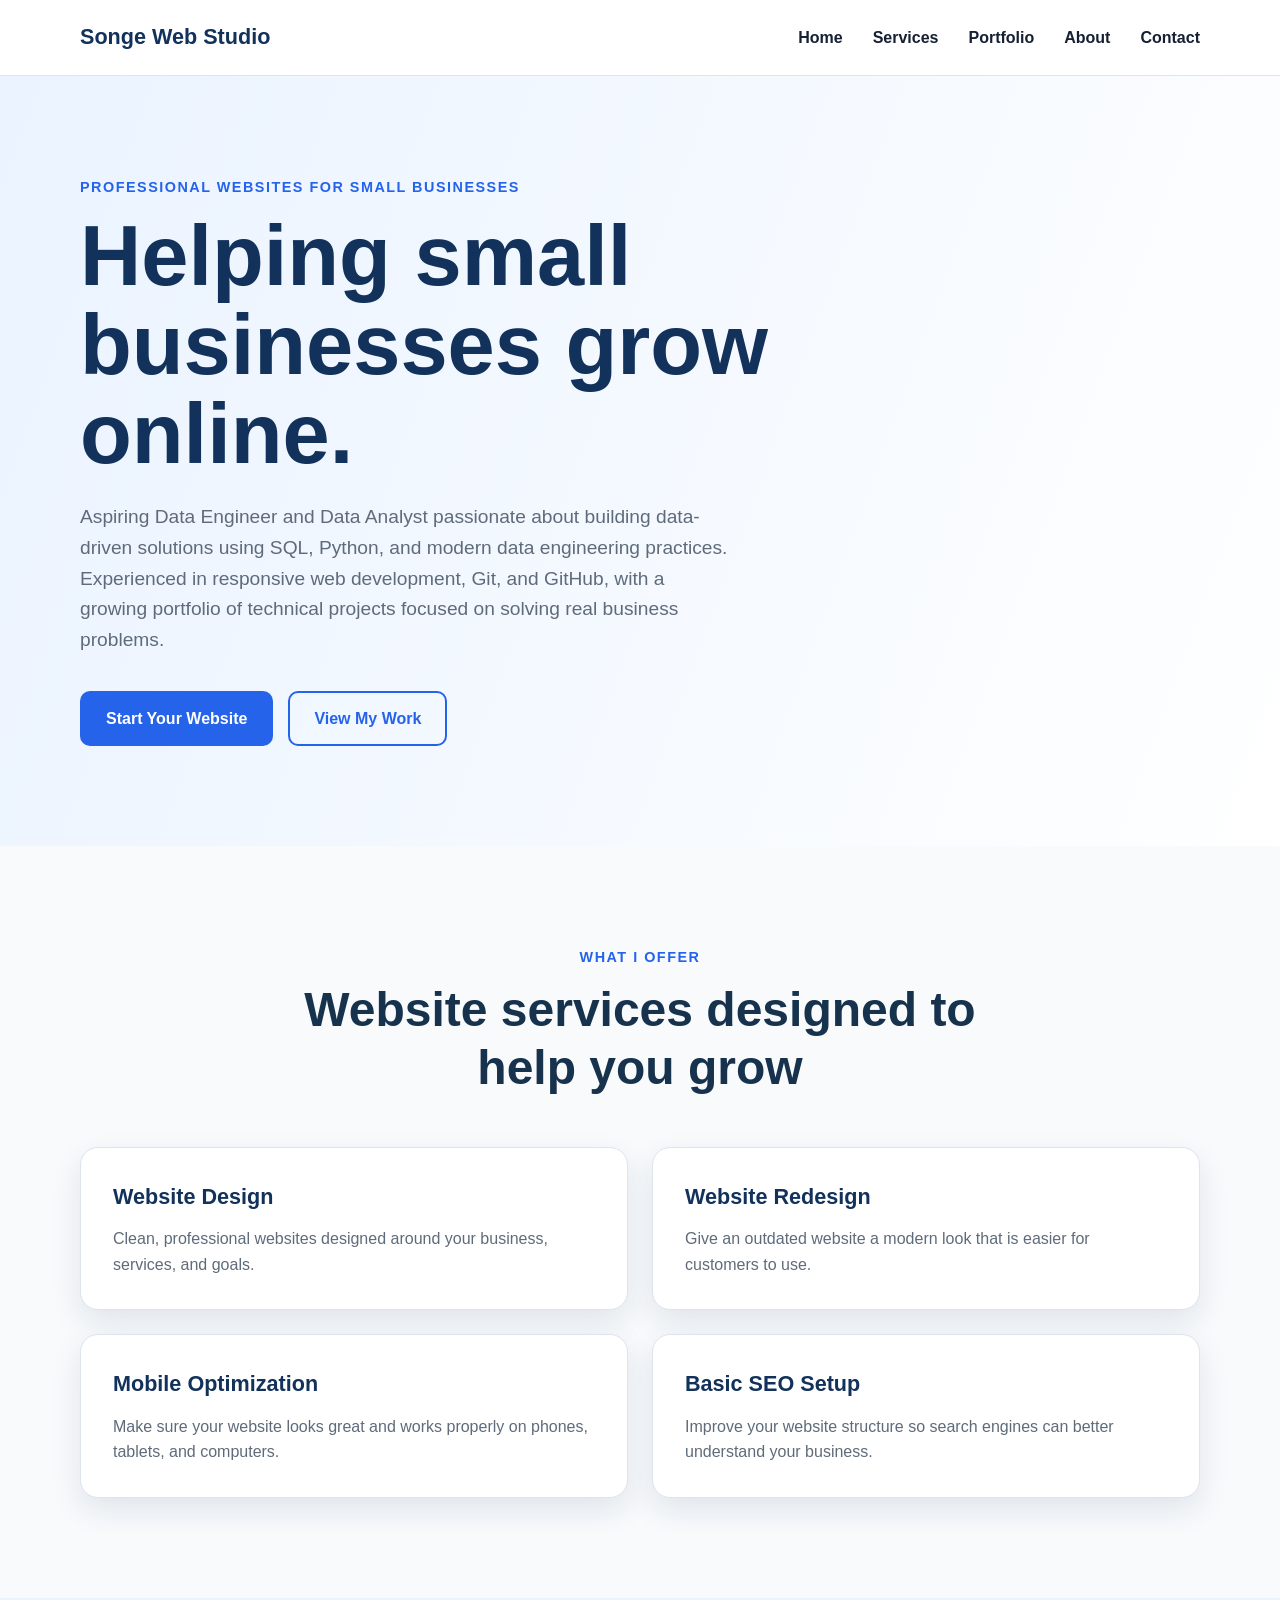
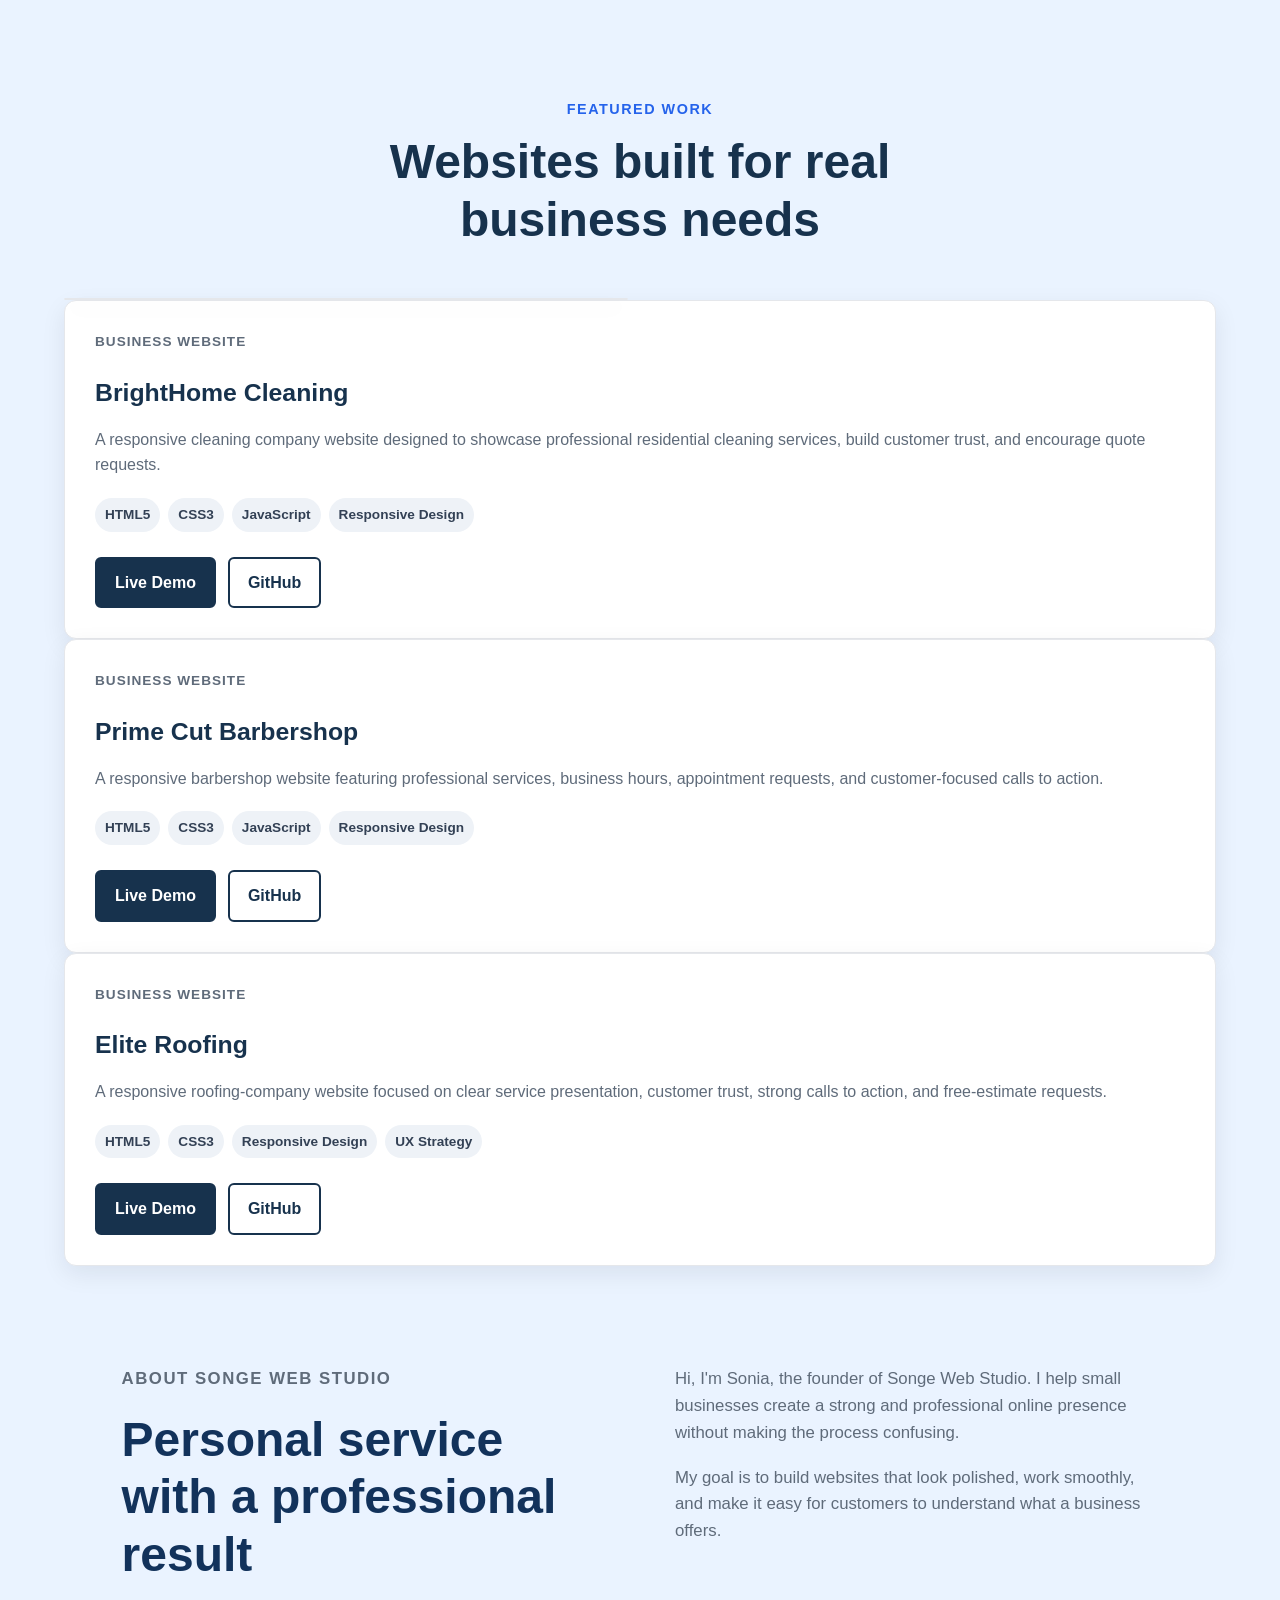
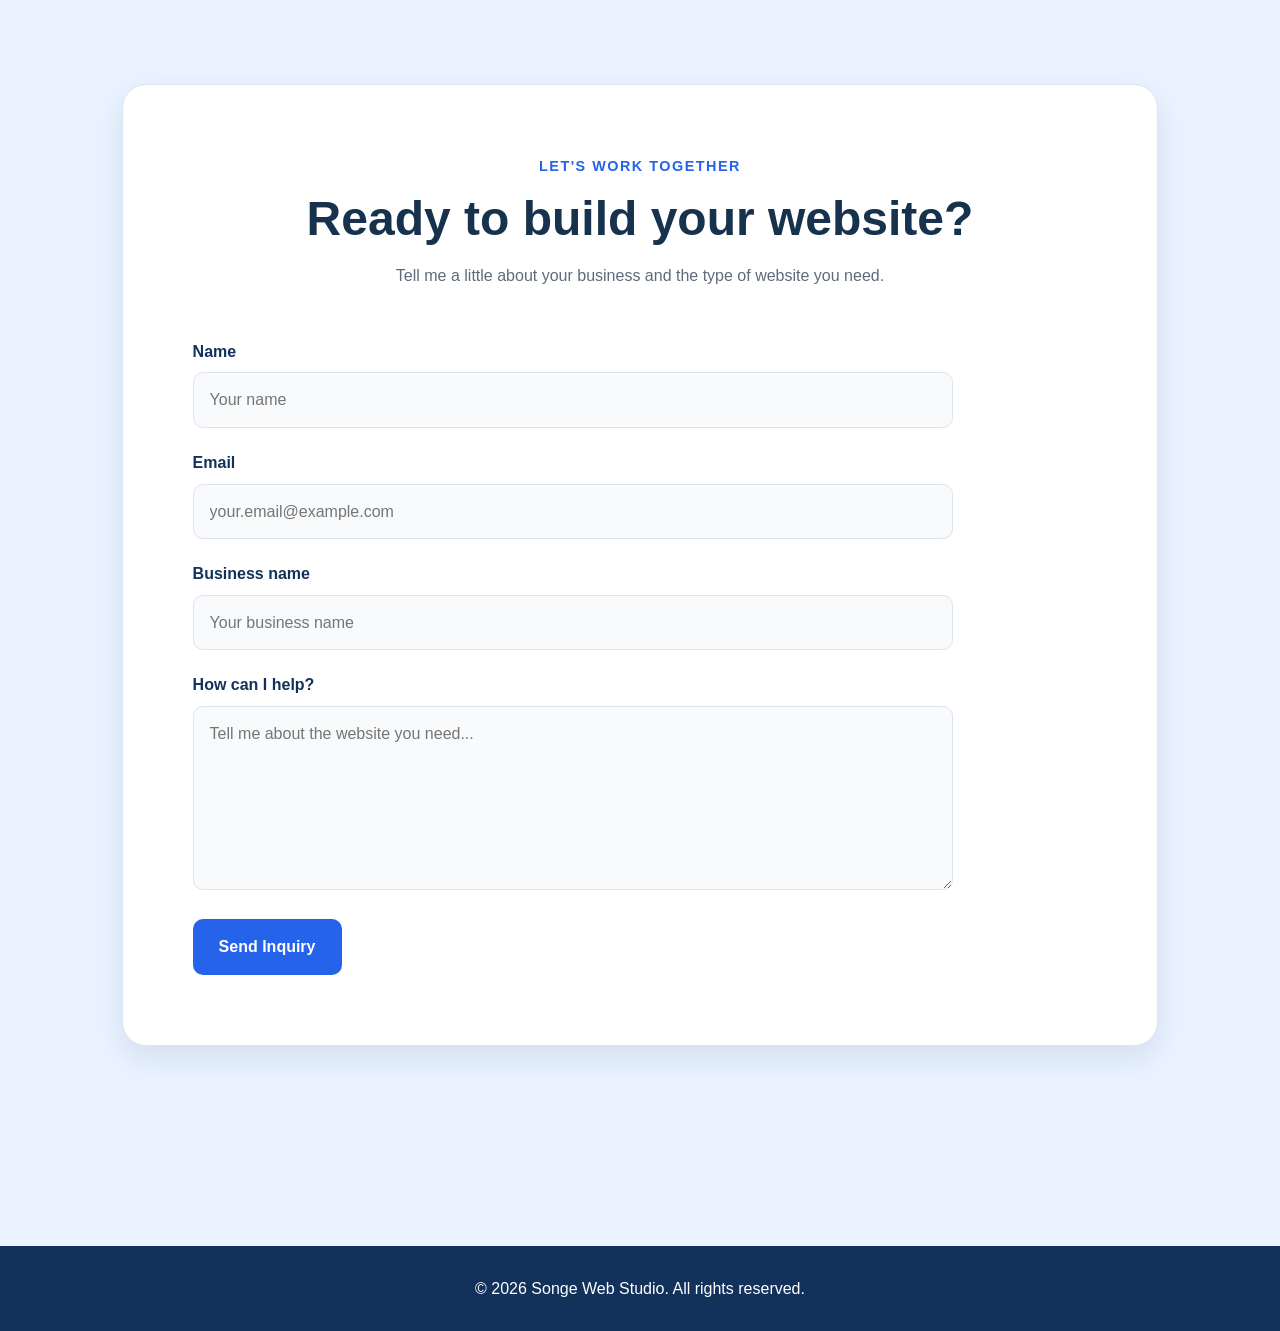
<file: Portfolio/index.html>
<!DOCTYPE html>
<html lang="en">
<head>
    <meta charset="UTF-8">

    <meta name="viewport" content="width=device-width, initial-scale=1.0">

    <meta
        name="description"
        content="Songe Web Studio creates professional websites for small businesses."
    >

    <title>Songe Web Studio | Websites for Small Businesses</title>

    <link rel="stylesheet" href="style.css">
</head>

<body>

    <!-- Navigation -->
    <header class="site-header">
        <nav class="navbar">
            <a href="#home" class="logo">Songe Web Studio</a>

            <ul class="nav-links">
                <li><a href="#home">Home</a></li>
                <li><a href="#services">Services</a></li>
                <li><a href="#portfolio">Portfolio</a></li>
                <li><a href="#about">About</a></li>
                <li><a href="#contact">Contact</a></li>
            </ul>

            <button
                class="menu-button"
                type="button"
                aria-label="Open navigation menu"
                aria-expanded="false"
            >
                ☰
            </button>
        </nav>
    </header>

    <main>

        <!-- Hero Section -->
        <section id="home" class="hero">
            <div class="hero-content">
                <p class="eyebrow">Professional websites for small businesses</p>

                <h1>Helping small businesses grow online.</h1>

                <p class="hero-description">
                     Aspiring Data Engineer and Data Analyst passionate about
                    building data-driven solutions using SQL, Python, and modern
                    data engineering practices. Experienced in responsive web
                    development, Git, and GitHub, with a growing portfolio of
                    technical projects focused on solving real business problems.
                </p>

                <div class="hero-buttons">
                    <a href="#contact" class="button primary-button">
                        Start Your Website
                    </a>

                    <a href="#portfolio" class="button secondary-button">
                        View My Work
                    </a>
                </div>
            </div>
        </section>

        <!-- Services Section -->
        <section id="services" class="section">
            <div class="section-heading">
                <p class="eyebrow">What I offer</p>
                <h2>Website services designed to help you grow</h2>
            </div>

            <div class="card-grid">
                <article class="service-card">
                    <h3>Website Design</h3>
                    <p>
                        Clean, professional websites designed around your
                        business, services, and goals.
                    </p>
                </article>

                <article class="service-card">
                    <h3>Website Redesign</h3>
                    <p>
                        Give an outdated website a modern look that is easier
                        for customers to use.
                    </p>
                </article>

                <article class="service-card">
                    <h3>Mobile Optimization</h3>
                    <p>
                        Make sure your website looks great and works properly
                        on phones, tablets, and computers.
                    </p>
                </article>

                <article class="service-card">
                    <h3>Basic SEO Setup</h3>
                    <p>
                        Improve your website structure so search engines can
                        better understand your business.
                    </p>
                </article>
            </div>
        </section>

        <!-- Portfolio Section -->
        <section id="portfolio" class="section alternate-section">
            <div class="section-heading">
                <p class="eyebrow">Featured work</p>
                <h2>Websites built for real business needs</h2>
            </div>

            <div class="card-grid">
<article class="project-card">
    
</article>
                        </p>
                    </div>
                </article>
<article class="project-card">
    <div class="project-content">
        <p class="project-type">Business Website</p>

        <h3>BrightHome Cleaning</h3>

        <p>
            A responsive cleaning company website designed to
            showcase professional residential cleaning services,
            build customer trust, and encourage quote requests.
        </p>

        <ul class="project-tools">
            <li>HTML5</li>
            <li>CSS3</li>
            <li>JavaScript</li>
            <li>Responsive Design</li>
        </ul>

        <div class="project-links">
            <a
                href="https://soniasonge7-dev.github.io/WebsiteBusiness/CleaningCompany/"
                target="_blank"
                rel="noopener noreferrer"
                class="project-button"
            >
                Live Demo
            </a>

            <a
                href="https://github.com/Soniasonge7-dev/WebsiteBusiness/tree/main/CleaningCompany"
                target="_blank"
                rel="noopener noreferrer"
                class="project-button secondary-project-button"
            >
                GitHub
            </a>
        </div>
    </div>
</article>
                
                <article class="project-card">
    <div class="project-content">
        <p class="project-type">Business Website</p>

        <h3>Prime Cut Barbershop</h3>

        <p>
            A responsive barbershop website featuring professional
            services, business hours, appointment requests, and
            customer-focused calls to action.
        </p>

        <ul class="project-tools">
            <li>HTML5</li>
            <li>CSS3</li>
            <li>JavaScript</li>
            <li>Responsive Design</li>
        </ul>

        <div class="project-links">
            <a
                href="https://soniasonge7-dev.github.io/WebsiteBusiness/BarberShop/"
                target="_blank"
                rel="noopener noreferrer"
                class="project-button"
            >
                Live Demo
            </a>

            <a
                href="https://github.com/Soniasonge7-dev/WebsiteBusiness/tree/main/BarberShop"
                target="_blank"
                rel="noopener noreferrer"
                class="project-button secondary-project-button"
            >
                GitHub
            </a>
        </div>
    </div>
</article>

                <article class="project-card">
    <div class="project-content">
        <p class="project-type">Business Website</p>

        <h3>Elite Roofing</h3>

        <p>
            A responsive roofing-company website focused on
            clear service presentation, customer trust, strong
            calls to action, and free-estimate requests.
        </p>

        <ul class="project-tools">
            <li>HTML5</li>
            <li>CSS3</li>
            <li>Responsive Design</li>
            <li>UX Strategy</li>
        </ul>

        <div class="project-links">
            <a
                href="https://soniasonge7-dev.github.io/WebsiteBusiness/roofingCompany/"
                target="_blank"
                rel="noopener noreferrer"
                class="project-button"
            >
                Live Demo
            </a>

            <a
                href="https://github.com/Soniasonge7-dev/WebsiteBusiness/tree/main/roofingCompany"
                target="_blank"
                rel="noopener noreferrer"
                class="project-button secondary-project-button"
            >
                GitHub
            </a>
        </div>
    </div>
</article>
        <!-- About Section -->
        <section id="about" class="section">
            <div class="about-layout">
                <div>
                    <p class="eyebrow">About Songe Web Studio</p>
                    <h2>Personal service with a professional result</h2>
                </div>

                <div>
                    <p>
                        Hi, I'm Sonia, the founder of Songe Web Studio. I help
                        small businesses create a strong and professional
                        online presence without making the process confusing.
                    </p>

                    <p>
                        My goal is to build websites that look polished, work
                        smoothly, and make it easy for customers to understand
                        what a business offers.
                    </p>
                </div>
            </div>
        </section>

        <!-- Contact Section -->
        <section id="contact" class="section contact-section">
            <div class="section-heading">
                <p class="eyebrow">Let's work together</p>
                <h2>Ready to build your website?</h2>

                <p>
                    Tell me a little about your business and the type of website
                    you need.
                </p>
            </div>

            <form class="contact-form">
                <div class="form-group">
                    <label for="name">Name</label>
                    <input
                        type="text"
                        id="name"
                        name="name"
                        placeholder="Your name"
                        required
                    >
                </div>

                <div class="form-group">
                    <label for="email">Email</label>
                    <input
                        type="email"
                        id="email"
                        name="email"
                        placeholder="your.email@example.com"
                        required
                    >
                </div>

                <div class="form-group">
                    <label for="business">Business name</label>
                    <input
                        type="text"
                        id="business"
                        name="business"
                        placeholder="Your business name"
                    >
                </div>

                <div class="form-group">
                    <label for="message">How can I help?</label>
                    <textarea
                        id="message"
                        name="message"
                        rows="6"
                        placeholder="Tell me about the website you need..."
                        required
                    ></textarea>
                </div>

                <button type="submit" class="button primary-button">
                    Send Inquiry
                </button>
            </form>
        </section>

    </main>

    <!-- Footer -->
    <footer class="site-footer">
        <p>
            &copy; <span id="current-year"></span> Songe Web Studio.
            All rights reserved.
        </p>
    </footer>

    <script src="script.js"></script>
</body>
</html>
</file>
<file: BarberShop/style.css>
:root {
    --gold: #d4a64c;
    --gold-light: #edcc86;
    --black: #111111;
    --dark: #1a1a1a;
    --gray: #767676;
    --light-gray: #f1f1ed;
    --white: #ffffff;
}

* {
    box-sizing: border-box;
    margin: 0;
    padding: 0;
}

html {
    scroll-behavior: smooth;
}

body {
    font-family: Arial, Helvetica, sans-serif;
    background-color: var(--white);
    color: var(--black);
    line-height: 1.6;
}

a {
    color: inherit;
    text-decoration: none;
}

button,
input,
select {
    font: inherit;
}

/* Navigation */

.site-header {
    position: sticky;
    top: 0;
    z-index: 1000;
    background-color: var(--black);
}

.navbar {
    width: min(1160px, 90%);
    min-height: 78px;
    margin: auto;
    display: flex;
    align-items: center;
    justify-content: space-between;
}

.logo,
.footer-logo {
    color: var(--white);
    font-size: 1.5rem;
    font-weight: 900;
    letter-spacing: 1px;
    text-transform: uppercase;
}

.logo span,
.footer-logo span {
    color: var(--gold);
}

.nav-links {
    display: flex;
    gap: 30px;
    list-style: none;
}

.nav-links a {
    color: var(--white);
    font-size: 0.9rem;
    font-weight: 700;
    text-transform: uppercase;
    transition: color 0.2s ease;
}

.nav-links a:hover {
    color: var(--gold);
}

.nav-button {
    padding: 10px 20px;
    background-color: var(--gold);
    color: var(--black);
    font-weight: 800;
    text-transform: uppercase;
}

.menu-button {
    display: none;
    border: none;
    background: transparent;
    color: var(--white);
    font-size: 1.7rem;
    cursor: pointer;
}

/* Hero */

.hero {
    position: relative;
    min-height: 700px;
    display: flex;
    align-items: center;
    overflow: hidden;
    background:
        radial-gradient(
            circle at 75% 45%,
            rgba(212, 166, 76, 0.24),
            transparent 27%
        ),
        linear-gradient(115deg, #0b0b0b 45%, #282828);
}

.hero::after {
    content: "";
    position: absolute;
    right: -130px;
    top: 80px;
    width: 520px;
    height: 520px;
    border: 2px solid rgba(212, 166, 76, 0.35);
    border-radius: 50%;
}

.hero-content {
    position: relative;
    z-index: 2;
    width: min(1160px, 90%);
    margin: auto;
    padding: 100px 0;
}

.eyebrow {
    margin-bottom: 15px;
    color: var(--gold);
    font-size: 0.85rem;
    font-weight: 900;
    letter-spacing: 2px;
    text-transform: uppercase;
}

.hero h1 {
    max-width: 800px;
    color: var(--white);
    font-size: clamp(3.4rem, 8vw, 6.6rem);
    line-height: 0.98;
    text-transform: uppercase;
}

.hero-description {
    max-width: 620px;
    margin-top: 28px;
    color: #cccccc;
    font-size: 1.15rem;
}

.hero-buttons {
    display: flex;
    flex-wrap: wrap;
    gap: 15px;
    margin-top: 38px;
}

/* Buttons */

.button {
    display: inline-block;
    padding: 14px 24px;
    border: 2px solid transparent;
    font-weight: 800;
    text-transform: uppercase;
    cursor: pointer;
    transition:
        transform 0.2s ease,
        background-color 0.2s ease;
}

.button:hover {
    transform: translateY(-3px);
}

.primary-button {
    background-color: var(--gold);
    color: var(--black);
}

.primary-button:hover {
    background-color: var(--gold-light);
}

.secondary-button {
    border-color: var(--white);
    color: var(--white);
}

.secondary-button:hover {
    background-color: var(--white);
    color: var(--black);
}

/* General sections */

.section {
    width: min(1160px, 90%);
    margin: auto;
    padding: 110px 0;
}

.section-heading {
    max-width: 700px;
    margin-bottom: 50px;
}

.section-heading h2,
.about-content h2,
.hours-section h2,
.contact-content h2 {
    font-size: clamp(2.3rem, 5vw, 4rem);
    line-height: 1.1;
    text-transform: uppercase;
}

.section-heading > p:last-child,
.about-content p,
.hours-section p,
.contact-content p {
    margin-top: 18px;
    color: var(--gray);
}

/* Services */

.services-grid {
    display: grid;
    grid-template-columns: repeat(4, 1fr);
    gap: 18px;
}

.service-card {
    min-height: 310px;
    padding: 30px;
    display: flex;
    flex-direction: column;
    border: 1px solid #dddddd;
    transition:
        transform 0.2s ease,
        background-color 0.2s ease,
        color 0.2s ease;
}

.service-card:hover {
    transform: translateY(-6px);
    background-color: var(--black);
    color: var(--white);
}

.service-number {
    color: var(--gold);
    font-size: 0.85rem;
    font-weight: 900;
}

.service-card h3 {
    margin-top: 35px;
    font-size: 1.45rem;
    text-transform: uppercase;
}

.service-card p {
    margin-top: 15px;
    color: var(--gray);
}

.service-card:hover p {
    color: #cccccc;
}

.service-card strong {
    margin-top: auto;
    padding-top: 25px;
    color: var(--gold);
    font-size: 1.4rem;
}

/* About */

.about-section {
    display: grid;
    grid-template-columns: 1fr 1fr;
    min-height: 600px;
    background-color: var(--light-gray);
}

.about-visual {
    min-height: 500px;
    display: flex;
    align-items: flex-end;
    padding: 50px;
    background:
        linear-gradient(
            rgba(17, 17, 17, 0.1),
            rgba(17, 17, 17, 0.75)
        ),
        linear-gradient(135deg, #444444, #111111);
}

.visual-label {
    color: var(--white);
    font-size: clamp(1.8rem, 4vw, 3.5rem);
    font-weight: 900;
    line-height: 1.1;
    text-transform: uppercase;
}

.about-content {
    max-width: 600px;
    align-self: center;
    padding: 80px;
}

.text-link {
    display: inline-block;
    margin-top: 20px;
    color: var(--black);
    font-weight: 900;
    text-transform: uppercase;
}

/* Hours */

.hours-section {
    width: min(1160px, 90%);
    margin: auto;
    padding: 110px 0;
    display: grid;
    grid-template-columns: 1fr 1fr;
    gap: 90px;
    align-items: center;
}

.hours-card {
    padding: 35px;
    background-color: var(--black);
    color: var(--white);
}

.hours-row {
    display: flex;
    justify-content: space-between;
    gap: 20px;
    padding: 18px 0;
    border-bottom: 1px solid #3b3b3b;
}

.hours-row strong {
    color: var(--gold);
    text-align: right;
}

.location {
    margin-top: 30px;
    color: #cccccc;
}

/* Contact */

.contact-section {
    padding: 110px 5%;
    display: grid;
    grid-template-columns: 0.8fr 1.2fr;
    gap: 80px;
    background-color: var(--dark);
    color: var(--white);
}

.contact-content {
    max-width: 500px;
}

.contact-content p {
    color: #bbbbbb;
}

.booking-form {
    max-width: 720px;
}

.form-row {
    display: grid;
    grid-template-columns: 1fr 1fr;
    gap: 18px;
}

.form-group {
    margin-bottom: 20px;
}

.form-group label {
    display: block;
    margin-bottom: 8px;
    font-weight: 700;
}

.form-group input,
.form-group select {
    width: 100%;
    padding: 14px;
    border: 1px solid #4d4d4d;
    background-color: #242424;
    color: var(--white);
    outline: none;
}

.form-group input:focus,
.form-group select:focus {
    border-color: var(--gold);
}

.form-message {
    margin-top: 15px;
    color: var(--gold);
}

/* Footer */

.site-footer {
    padding: 35px 5%;
    display: flex;
    align-items: center;
    justify-content: space-between;
    gap: 30px;
    background-color: var(--black);
    color: #aaaaaa;
}

/* Mobile */

@media (max-width: 900px) {
    .nav-links,
    .nav-button {
        display: none;
    }

    .nav-links.active {
        position: absolute;
        top: 78px;
        left: 0;
        width: 100%;
        padding: 28px 5%;
        display: flex;
        flex-direction: column;
        background-color: var(--black);
    }

    .menu-button {
        display: block;
    }

    .services-grid {
        grid-template-columns: repeat(2, 1fr);
    }

    .about-section,
    .hours-section,
    .contact-section {
        grid-template-columns: 1fr;
    }

    .about-content {
        max-width: none;
        padding: 70px 5%;
    }

    .hours-section,
    .contact-section {
        gap: 45px;
    }
}

@media (max-width: 600px) {
    .hero {
        min-height: 620px;
    }

    .hero h1 {
        font-size: 3.3rem;
    }

    .services-grid,
    .form-row {
        grid-template-columns: 1fr;
    }

    .hero-buttons {
        flex-direction: column;
    }

    .hero-buttons .button {
        width: 100%;
        text-align: center;
    }

    .site-footer {
        flex-direction: column;
        text-align: center;
    }

    .demo-banner {
    padding: 9px 5%;
    background-color: var(--gold);
    color: var(--black);
    font-size: 0.82rem;
    font-weight: 800;
    text-align: center;
    }
}
</file>
<file: CleaningCompany/style.css>
:root {
    --primary-blue: #146ef5;
    --dark-blue: #0b2447;
    --deep-blue: #071a33;
    --light-blue: #eaf4ff;
    --soft-blue: #f5f9ff;
    --teal: #28b5a5;
    --white: #ffffff;
    --text-dark: #172133;
    --text-light: #647184;
    --border: #dce7f2;
    --success: #16856b;
    --shadow: 0 18px 45px rgba(11, 36, 71, 0.1);
    --large-shadow: 0 25px 60px rgba(11, 36, 71, 0.15);
}

* {
    box-sizing: border-box;
    margin: 0;
    padding: 0;
}

html {
    scroll-behavior: smooth;
}

body {
    background-color: var(--white);
    color: var(--text-dark);
    font-family: Arial, Helvetica, sans-serif;
    line-height: 1.6;
}

a {
    color: inherit;
    text-decoration: none;
}

button,
input,
select,
textarea {
    font: inherit;
}

button {
    border: none;
}

ul {
    list-style: none;
}

/* Demo banner */

.demo-banner {
    padding: 9px 5%;
    background-color: var(--dark-blue);
    color: var(--white);
    font-size: 0.8rem;
    font-weight: 700;
    text-align: center;
}

/* Navigation */

.site-header {
    position: sticky;
    top: 0;
    z-index: 1000;
    background-color: rgba(255, 255, 255, 0.97);
    border-bottom: 1px solid var(--border);
    backdrop-filter: blur(12px);
}

.navbar {
    width: min(1180px, 90%);
    min-height: 78px;
    margin: 0 auto;
    display: flex;
    align-items: center;
    justify-content: space-between;
    gap: 25px;
}

.logo,
.footer-logo {
    color: var(--dark-blue);
    font-size: 1.45rem;
    font-weight: 900;
    letter-spacing: -0.5px;
}

.logo span,
.footer-logo span {
    color: var(--primary-blue);
}

.nav-links {
    display: flex;
    align-items: center;
    gap: 28px;
}

.nav-links a {
    color: var(--text-dark);
    font-size: 0.93rem;
    font-weight: 700;
    transition: color 0.2s ease;
}

.nav-links a:hover {
    color: var(--primary-blue);
}

.nav-button {
    padding: 11px 20px;
    border-radius: 10px;
    background-color: var(--primary-blue);
    color: var(--white);
    font-weight: 800;
    transition:
        background-color 0.2s ease,
        transform 0.2s ease;
}

.nav-button:hover {
    background-color: var(--dark-blue);
    transform: translateY(-2px);
}

.menu-button {
    display: none;
    background: transparent;
    color: var(--dark-blue);
    font-size: 1.7rem;
    cursor: pointer;
}

/* Reusable styles */

.eyebrow {
    margin-bottom: 14px;
    color: var(--primary-blue);
    font-size: 0.84rem;
    font-weight: 900;
    letter-spacing: 1.7px;
    text-transform: uppercase;
}

.button {
    display: inline-flex;
    align-items: center;
    justify-content: center;
    min-height: 50px;
    padding: 13px 24px;
    border: 2px solid transparent;
    border-radius: 11px;
    font-weight: 800;
    cursor: pointer;
    transition:
        transform 0.2s ease,
        background-color 0.2s ease,
        border-color 0.2s ease,
        color 0.2s ease;
}

.button:hover {
    transform: translateY(-3px);
}

.primary-button {
    background-color: var(--primary-blue);
    color: var(--white);
}

.primary-button:hover {
    background-color: var(--dark-blue);
}

.secondary-button {
    border-color: var(--dark-blue);
    background-color: var(--white);
    color: var(--dark-blue);
}

.secondary-button:hover {
    background-color: var(--dark-blue);
    color: var(--white);
}

.outline-button {
    border-color: var(--primary-blue);
    color: var(--primary-blue);
}

.outline-button:hover {
    background-color: var(--primary-blue);
    color: var(--white);
}

.light-button {
    background-color: var(--white);
    color: var(--dark-blue);
}

.light-button:hover {
    background-color: var(--light-blue);
}

.section {
    width: min(1180px, 90%);
    margin: 0 auto;
    padding: 110px 0;
}

.section-heading {
    margin-bottom: 50px;
    display: grid;
    grid-template-columns: 1.1fr 0.9fr;
    gap: 70px;
    align-items: end;
}

.section-heading h2,
.about-content h2,
.pricing-heading h2,
.reviews-heading h2,
.quote-content h2,
.faq-heading h2,
.final-cta h2 {
    color: var(--dark-blue);
    font-size: clamp(2.3rem, 5vw, 4.2rem);
    line-height: 1.08;
    letter-spacing: -1.5px;
}

.section-heading > p,
.pricing-heading > p,
.reviews-heading > p {
    color: var(--text-light);
    font-size: 1.05rem;
}

/* Hero */

.hero {
    width: min(1240px, 94%);
    min-height: 720px;
    margin: 0 auto;
    padding: 80px 3%;
    display: grid;
    grid-template-columns: 1.05fr 0.95fr;
    gap: 70px;
    align-items: center;
    overflow: hidden;
    position: relative;
    background:
        radial-gradient(
            circle at 85% 20%,
            rgba(40, 181, 165, 0.17),
            transparent 28%
        ),
        linear-gradient(135deg, #f8fbff, #eaf4ff);
    border-radius: 0 0 34px 34px;
}

.hero::before {
    content: "";
    position: absolute;
    top: -130px;
    right: -100px;
    width: 390px;
    height: 390px;
    border: 70px solid rgba(20, 110, 245, 0.07);
    border-radius: 50%;
}

.hero-content,
.hero-visual {
    position: relative;
    z-index: 1;
}

.hero h1 {
    max-width: 720px;
    color: var(--dark-blue);
    font-size: clamp(3.2rem, 7vw, 6rem);
    line-height: 0.99;
    letter-spacing: -3px;
}

.hero h1 span {
    color: var(--primary-blue);
}

.hero-description {
    max-width: 650px;
    margin-top: 25px;
    color: var(--text-light);
    font-size: 1.18rem;
}

.hero-buttons {
    display: flex;
    flex-wrap: wrap;
    gap: 14px;
    margin-top: 34px;
}

.hero-trust {
    margin-top: 48px;
    display: flex;
    flex-wrap: wrap;
    gap: 38px;
}

.trust-item {
    display: flex;
    flex-direction: column;
}

.trust-item strong {
    color: var(--dark-blue);
    font-size: 1.35rem;
}

.trust-item span {
    color: var(--text-light);
    font-size: 0.9rem;
}

.hero-visual {
    min-height: 560px;
    display: flex;
    align-items: center;
    justify-content: center;
}

.hero-image-card {
    width: 90%;
    min-height: 520px;
    display: flex;
    align-items: flex-end;
    padding: 35px;
    overflow: hidden;
    position: relative;
    background:
        linear-gradient(
            to top,
            rgba(7, 26, 51, 0.8),
            rgba(7, 26, 51, 0.08)
        ),
        linear-gradient(135deg, #9ed8ea, #dff4ff 55%, #ffffff);
    border-radius: 28px;
    box-shadow: var(--large-shadow);
}

.hero-image-card::before {
    content: "";
    position: absolute;
    top: 70px;
    left: 50%;
    width: 180px;
    height: 260px;
    transform: translateX(-50%);
    background-color: rgba(255, 255, 255, 0.55);
    border-radius: 100px 100px 20px 20px;
    box-shadow:
        -120px 60px 0 rgba(255, 255, 255, 0.3),
        120px 70px 0 rgba(255, 255, 255, 0.25);
}

.image-label {
    position: relative;
    z-index: 2;
    max-width: 330px;
    color: var(--white);
    font-size: 1.55rem;
    font-weight: 900;
    line-height: 1.2;
}

.floating-card {
    position: absolute;
    right: -10px;
    bottom: 45px;
    width: min(310px, 85%);
    padding: 20px;
    display: flex;
    gap: 14px;
    background-color: var(--white);
    border: 1px solid var(--border);
    border-radius: 16px;
    box-shadow: var(--large-shadow);
}

.floating-icon {
    width: 42px;
    height: 42px;
    flex-shrink: 0;
    display: grid;
    place-items: center;
    background-color: #dbf7ef;
    color: var(--success);
    border-radius: 50%;
    font-weight: 900;
}

.floating-card strong {
    color: var(--dark-blue);
}

.floating-card p {
    color: var(--text-light);
    font-size: 0.88rem;
}

/* Trust bar */

.trust-bar {
    width: min(1180px, 90%);
    margin: 30px auto 0;
    padding: 24px 30px;
    display: grid;
    grid-template-columns: repeat(4, 1fr);
    gap: 20px;
    background-color: var(--white);
    border: 1px solid var(--border);
    border-radius: 15px;
    box-shadow: var(--shadow);
}

.trust-bar-item {
    display: flex;
    align-items: center;
    gap: 10px;
    color: var(--dark-blue);
    font-size: 0.92rem;
    font-weight: 700;
}

.trust-bar-item span {
    color: var(--teal);
    font-size: 1.1rem;
}

/* Services */

.services-grid {
    display: grid;
    grid-template-columns: repeat(2, 1fr);
    gap: 24px;
}

.service-card {
    position: relative;
    min-height: 390px;
    padding: 36px;
    display: flex;
    flex-direction: column;
    background-color: var(--white);
    border: 1px solid var(--border);
    border-radius: 20px;
    box-shadow: var(--shadow);
    transition:
        transform 0.2s ease,
        box-shadow 0.2s ease;
}

.service-card:hover {
    transform: translateY(-6px);
    box-shadow: var(--large-shadow);
}

.featured-service {
    background:
        linear-gradient(
            145deg,
            rgba(234, 244, 255, 0.9),
            rgba(255, 255, 255, 1)
        );
    border-color: #aacfff;
}

.popular-label {
    width: fit-content;
    padding: 7px 11px;
    background-color: var(--primary-blue);
    color: var(--white);
    border-radius: 999px;
    font-size: 0.72rem;
    font-weight: 900;
    letter-spacing: 0.7px;
    text-transform: uppercase;
}

.service-icon {
    width: 56px;
    height: 56px;
    margin-top: 25px;
    display: grid;
    place-items: center;
    background-color: var(--light-blue);
    color: var(--primary-blue);
    border-radius: 14px;
    font-size: 1.5rem;
    font-weight: 900;
}

.service-card h3 {
    margin-top: 22px;
    color: var(--dark-blue);
    font-size: 1.5rem;
}

.service-card > p {
    margin-top: 12px;
    color: var(--text-light);
}

.service-card ul {
    margin-top: 20px;
}

.service-card li {
    margin-bottom: 8px;
    color: var(--text-light);
}

.service-card li::before {
    content: "✓";
    margin-right: 9px;
    color: var(--teal);
    font-weight: 900;
}

.service-card a {
    margin-top: auto;
    padding-top: 24px;
    color: var(--primary-blue);
    font-weight: 800;
}

/* About */

.about-section {
    padding: 110px 5%;
    display: grid;
    grid-template-columns: 1fr 1fr;
    gap: 90px;
    align-items: center;
    background-color: var(--soft-blue);
}

.about-visual {
    position: relative;
    max-width: 620px;
}

.about-image {
    min-height: 610px;
    padding: 45px;
    display: flex;
    align-items: flex-end;
    overflow: hidden;
    position: relative;
    background:
        linear-gradient(
            to top,
            rgba(7, 26, 51, 0.78),
            rgba(7, 26, 51, 0.03)
        ),
        linear-gradient(135deg, #8fd5e5, #e3f5fc);
    border-radius: 26px;
    box-shadow: var(--large-shadow);
}

.about-image::before {
    content: "";
    position: absolute;
    inset: 70px 80px 120px;
    background-color: rgba(255, 255, 255, 0.55);
    border-radius: 50% 50% 20px 20px;
}

.about-image span {
    position: relative;
    z-index: 1;
    max-width: 400px;
    color: var(--white);
    font-size: clamp(2rem, 4vw, 3.5rem);
    font-weight: 900;
    line-height: 1.05;
}

.experience-badge {
    position: absolute;
    right: -30px;
    bottom: 55px;
    width: 180px;
    padding: 24px;
    background-color: var(--primary-blue);
    color: var(--white);
    border-radius: 18px;
    box-shadow: var(--large-shadow);
}

.experience-badge strong {
    display: block;
    font-size: 2.4rem;
}

.experience-badge span {
    font-size: 0.9rem;
}

.about-content {
    max-width: 650px;
}

.about-introduction {
    margin-top: 22px;
    color: var(--text-light);
    font-size: 1.08rem;
}

.benefits-list {
    margin-top: 35px;
}

.benefit {
    padding: 24px 0;
    display: grid;
    grid-template-columns: 55px 1fr;
    gap: 20px;
    border-bottom: 1px solid var(--border);
}

.benefit-number {
    width: 48px;
    height: 48px;
    display: grid;
    place-items: center;
    background-color: var(--white);
    color: var(--primary-blue);
    border-radius: 12px;
    font-weight: 900;
    box-shadow: 0 8px 22px rgba(11, 36, 71, 0.08);
}

.benefit h3 {
    color: var(--dark-blue);
    font-size: 1.2rem;
}

.benefit p {
    margin-top: 7px;
    color: var(--text-light);
}

.text-link {
    display: inline-block;
    margin-top: 28px;
    color: var(--primary-blue);
    font-weight: 900;
}

/* Process */

.process-section {
    padding: 110px 5%;
    background-color: var(--dark-blue);
    color: var(--white);
}

.centered-heading {
    display: block;
    max-width: 750px;
    margin: 0 auto 55px;
    text-align: center;
}

.process-section .section-heading h2 {
    color: var(--white);
}

.process-section .eyebrow {
    color: #8ec5ff;
}

.process-grid {
    width: min(1180px, 100%);
    margin: 0 auto;
    display: grid;
    grid-template-columns: repeat(3, 1fr);
    gap: 24px;
}

.process-card {
    padding: 36px;
    background-color: rgba(255, 255, 255, 0.07);
    border: 1px solid rgba(255, 255, 255, 0.15);
    border-radius: 18px;
}

.process-card span {
    color: #8ec5ff;
    font-size: 0.85rem;
    font-weight: 900;
}

.process-card h3 {
    margin-top: 30px;
    font-size: 1.35rem;
}

.process-card p {
    margin-top: 12px;
    color: #c8d4e2;
}

/* Pricing */

.pricing-section {
    padding: 110px 5%;
    background-color: var(--white);
}

.pricing-heading,
.reviews-heading {
    width: min(1180px, 100%);
    margin: 0 auto 50px;
}

.pricing-grid {
    width: min(1180px, 100%);
    margin: 0 auto;
    display: grid;
    grid-template-columns: repeat(3, 1fr);
    gap: 24px;
    align-items: stretch;
}

.pricing-card {
    position: relative;
    padding: 38px;
    display: flex;
    flex-direction: column;
    background-color: var(--white);
    border: 1px solid var(--border);
    border-radius: 20px;
    box-shadow: var(--shadow);
}

.highlighted-price {
    transform: translateY(-12px);
    border: 2px solid var(--primary-blue);
}

.pricing-name {
    color: var(--dark-blue);
    font-size: 1.2rem;
    font-weight: 900;
}

.price {
    margin-top: 25px;
}

.price span {
    display: block;
    color: var(--text-light);
    font-size: 0.85rem;
}

.price strong {
    color: var(--dark-blue);
    font-size: 2.8rem;
}

.pricing-card > p:not(.pricing-name) {
    margin-top: 18px;
    color: var(--text-light);
}

.pricing-card ul {
    margin: 28px 0;
}

.pricing-card li {
    margin-bottom: 11px;
    color: var(--text-light);
}

.pricing-card li::before {
    content: "✓";
    margin-right: 9px;
    color: var(--teal);
    font-weight: 900;
}

.pricing-card .button {
    width: 100%;
    margin-top: auto;
}

/* Reviews */

.reviews-section {
    padding: 110px 5%;
    background-color: var(--soft-blue);
}

.reviews-grid {
    width: min(1180px, 100%);
    margin: 0 auto;
    display: grid;
    grid-template-columns: repeat(3, 1fr);
    gap: 24px;
}

.review-card {
    padding: 34px;
    background-color: var(--white);
    border: 1px solid var(--border);
    border-radius: 18px;
    box-shadow: var(--shadow);
}

.stars {
    color: #ffb21a;
    letter-spacing: 3px;
}

.review-card blockquote {
    margin-top: 22px;
    color: var(--text-dark);
    font-size: 1.06rem;
    line-height: 1.8;
}

.review-customer {
    margin-top: 28px;
    display: flex;
    align-items: center;
    gap: 14px;
}

.customer-initial {
    width: 46px;
    height: 46px;
    display: grid;
    place-items: center;
    background-color: var(--light-blue);
    color: var(--primary-blue);
    border-radius: 50%;
    font-weight: 900;
}

.review-customer strong,
.review-customer span {
    display: block;
}

.review-customer strong {
    color: var(--dark-blue);
}

.review-customer span {
    color: var(--text-light);
    font-size: 0.86rem;
}

/* Quote */

.quote-section {
    padding: 110px 5%;
    display: grid;
    grid-template-columns: 0.8fr 1.2fr;
    gap: 85px;
    background-color: var(--deep-blue);
    color: var(--white);
}

.quote-content {
    max-width: 520px;
}

.quote-content h2 {
    color: var(--white);
}

.quote-content > p:not(.eyebrow) {
    margin-top: 22px;
    color: #c4d0df;
}

.quote-contact {
    margin-top: 40px;
    display: grid;
    gap: 20px;
}

.quote-contact div {
    padding: 18px 0;
    border-bottom: 1px solid rgba(255, 255, 255, 0.15);
}

.quote-contact span,
.quote-contact strong {
    display: block;
}

.quote-contact span {
    color: #8fa2b8;
    font-size: 0.82rem;
    text-transform: uppercase;
}

.quote-contact strong {
    margin-top: 4px;
}

.quote-form {
    padding: 38px;
    background-color: var(--white);
    color: var(--text-dark);
    border-radius: 22px;
    box-shadow: var(--large-shadow);
}

.form-row {
    display: grid;
    grid-template-columns: 1fr 1fr;
    gap: 18px;
}

.form-group {
    margin-bottom: 20px;
}

.form-group label {
    display: block;
    margin-bottom: 8px;
    color: var(--dark-blue);
    font-weight: 800;
}

.form-group input,
.form-group select,
.form-group textarea {
    width: 100%;
    padding: 14px 15px;
    border: 1px solid var(--border);
    border-radius: 10px;
    background-color: var(--soft-blue);
    color: var(--text-dark);
    outline: none;
    transition:
        border-color 0.2s ease,
        box-shadow 0.2s ease;
}

.form-group input:focus,
.form-group select:focus,
.form-group textarea:focus {
    border-color: var(--primary-blue);
    box-shadow: 0 0 0 4px rgba(20, 110, 245, 0.12);
}

.form-group textarea {
    resize: vertical;
}

.form-message {
    margin-top: 16px;
    color: var(--success);
    font-weight: 800;
}

/* FAQ */

.faq-section {
    width: min(1050px, 90%);
    margin: 0 auto;
    padding: 110px 0;
    display: grid;
    grid-template-columns: 0.75fr 1.25fr;
    gap: 80px;
}

.faq-heading p:not(.eyebrow) {
    margin-top: 18px;
    color: var(--text-light);
}

.faq-list {
    display: grid;
    gap: 14px;
}

.faq-item {
    overflow: hidden;
    border: 1px solid var(--border);
    border-radius: 14px;
    background-color: var(--white);
}

.faq-question {
    width: 100%;
    padding: 22px;
    display: flex;
    justify-content: space-between;
    gap: 20px;
    background-color: transparent;
    color: var(--dark-blue);
    font-weight: 800;
    text-align: left;
    cursor: pointer;
}

.faq-icon {
    color: var(--primary-blue);
    font-size: 1.4rem;
    transition: transform 0.2s ease;
}

.faq-answer {
    max-height: 0;
    overflow: hidden;
    transition:
        max-height 0.3s ease,
        padding 0.3s ease;
}

.faq-answer p {
    padding: 0 22px 22px;
    color: var(--text-light);
}

.faq-item.active .faq-answer {
    max-height: 220px;
}

.faq-item.active .faq-icon {
    transform: rotate(45deg);
}

/* Final call to action */

.final-cta {
    padding: 75px 7%;
    display: flex;
    align-items: center;
    justify-content: space-between;
    gap: 40px;
    background:
        linear-gradient(
            120deg,
            var(--primary-blue),
            #0957c9
        );
    color: var(--white);
}

.final-cta .eyebrow {
    color: #d8eaff;
}

.final-cta h2 {
    max-width: 760px;
    color: var(--white);
}

/* Footer */

.site-footer {
    padding: 75px 5% 25px;
    background-color: var(--deep-blue);
    color: #b5c2d1;
}

.footer-main {
    width: min(1180px, 100%);
    margin: 0 auto;
    display: grid;
    grid-template-columns: 1.5fr repeat(3, 1fr);
    gap: 50px;
}

.footer-logo {
    color: var(--white);
}

.footer-brand p {
    max-width: 350px;
    margin-top: 18px;
}

.footer-column {
    display: flex;
    flex-direction: column;
    gap: 10px;
}

.footer-column h3 {
    margin-bottom: 8px;
    color: var(--white);
    font-size: 1rem;
}

.footer-column a:hover {
    color: var(--white);
}

.footer-bottom {
    width: min(1180px, 100%);
    margin: 55px auto 0;
    padding-top: 25px;
    display: flex;
    justify-content: space-between;
    gap: 25px;
    border-top: 1px solid rgba(255, 255, 255, 0.12);
    font-size: 0.88rem;
}

/* Responsive design */

@media (max-width: 1000px) {
    .nav-links,
    .nav-button {
        display: none;
    }

    .nav-links.active {
        position: absolute;
        top: 78px;
        left: 0;
        width: 100%;
        padding: 28px 5%;
        display: flex;
        flex-direction: column;
        align-items: flex-start;
        gap: 20px;
        background-color: var(--white);
        border-bottom: 1px solid var(--border);
        box-shadow: var(--shadow);
    }

    .menu-button {
        display: block;
    }

    .hero {
        grid-template-columns: 1fr;
        gap: 20px;
    }

    .hero-visual {
        min-height: 500px;
    }

    .trust-bar {
        grid-template-columns: repeat(2, 1fr);
    }

    .section-heading,
    .about-section,
    .quote-section,
    .faq-section {
        grid-template-columns: 1fr;
    }

    .about-section,
    .quote-section,
    .faq-section {
        gap: 55px;
    }

    .about-visual {
        margin: 0 auto;
    }

    .pricing-grid,
    .reviews-grid,
    .process-grid {
        grid-template-columns: 1fr;
    }

    .highlighted-price {
        transform: none;
    }

    .footer-main {
        grid-template-columns: repeat(2, 1fr);
    }
}

@media (max-width: 700px) {
    .hero {
        width: 100%;
        padding: 70px 5%;
        border-radius: 0;
    }

    .hero h1 {
        font-size: 3.5rem;
        letter-spacing: -2px;
    }

    .hero-trust {
        gap: 22px;
    }

    .hero-image-card {
        width: 100%;
        min-height: 430px;
    }

    .floating-card {
        right: 0;
    }

    .trust-bar,
    .services-grid,
    .form-row {
        grid-template-columns: 1fr;
    }

    .section {
        padding: 80px 0;
    }

    .section-heading {
        gap: 25px;
    }

    .about-section,
    .process-section,
    .pricing-section,
    .reviews-section,
    .quote-section {
        padding-top: 80px;
        padding-bottom: 80px;
    }

    .about-image {
        min-height: 480px;
    }

    .experience-badge {
        right: 15px;
        bottom: 25px;
    }

    .quote-form {
        padding: 26px;
    }

    .final-cta {
        align-items: flex-start;
        flex-direction: column;
    }

    .footer-main {
        grid-template-columns: 1fr;
    }

    .footer-bottom {
        flex-direction: column;
    }
}

@media (max-width: 480px) {
    .hero h1 {
        font-size: 2.9rem;
    }

    .hero-buttons {
        flex-direction: column;
    }

    .hero-buttons .button {
        width: 100%;
    }

    .hero-trust {
        display: grid;
        grid-template-columns: repeat(2, 1fr);
    }

    .hero-visual {
        min-height: 450px;
    }

    .hero-image-card {
        min-height: 390px;
        padding: 25px;
    }

    .floating-card {
        bottom: 18px;
    }

    .service-card,
    .pricing-card,
    .review-card {
        padding: 28px;
    }

    .about-image {
        min-height: 420px;
        padding: 28px;
    }

    .about-image::before {
        inset: 70px 45px 110px;
    }
}
</file>
<file: Portfolio/style.css>
/* ---------- Global styles ---------- */

:root {
    --primary-blue: #2563eb;
    --dark-blue: #12325b;
    --light-blue: #eaf3ff;
    --background: #f8fafc;
    --white: #ffffff;
    --text-dark: #172033;
    --text-light: #5f6b7a;
    --border: #dbe4ef;
    --shadow: 0 12px 30px rgba(18, 50, 91, 0.1);
}

* {
    box-sizing: border-box;
    margin: 0;
    padding: 0;
}

html {
    scroll-behavior: smooth;
}

body {
    font-family: Arial, Helvetica, sans-serif;
    background-color: var(--background);
    color: var(--text-dark);
    line-height: 1.6;
}

a {
    color: inherit;
    text-decoration: none;
}

button,
input,
textarea {
    font: inherit;
}

/* ---------- Navigation ---------- */

.site-header {
    position: sticky;
    top: 0;
    z-index: 1000;
    background-color: rgba(255, 255, 255, 0.96);
    border-bottom: 1px solid var(--border);
}

.navbar {
    width: min(1120px, 90%);
    min-height: 75px;
    margin: 0 auto;
    display: flex;
    align-items: center;
    justify-content: space-between;
}

.logo {
    color: var(--dark-blue);
    font-size: 1.35rem;
    font-weight: 800;
}

.nav-links {
    display: flex;
    align-items: center;
    gap: 30px;
    list-style: none;
}

.nav-links a {
    color: var(--text-dark);
    font-weight: 600;
    transition: color 0.2s ease;
}

.nav-links a:hover {
    color: var(--primary-blue);
}

.menu-button {
    display: none;
    border: none;
    background: transparent;
    color: var(--dark-blue);
    font-size: 1.7rem;
    cursor: pointer;
}

/* ---------- Buttons ---------- */

.button {
    display: inline-block;
    padding: 13px 24px;
    border: 2px solid transparent;
    border-radius: 10px;
    font-weight: 700;
    cursor: pointer;
    transition:
        transform 0.2s ease,
        background-color 0.2s ease,
        color 0.2s ease;
}

.button:hover {
    transform: translateY(-2px);
}

.primary-button {
    background-color: var(--primary-blue);
    color: var(--white);
}

.primary-button:hover {
    background-color: var(--dark-blue);
}

.secondary-button {
    border-color: var(--primary-blue);
    color: var(--primary-blue);
    background-color: transparent;
}

.secondary-button:hover {
    background-color: var(--primary-blue);
    color: var(--white);
}

/* ---------- Hero section ---------- */

.hero {
    min-height: 680px;
    display: flex;
    align-items: center;
    background:
        linear-gradient(
            110deg,
            rgba(234, 243, 255, 1),
            rgba(255, 255, 255, 0.96)
        );
}

.hero-content {
    width: min(1120px, 90%);
    margin: 0 auto;
    padding: 100px 0;
}

.eyebrow {
    margin-bottom: 12px;
    color: var(--primary-blue);
    font-size: 0.9rem;
    font-weight: 800;
    letter-spacing: 1.5px;
    text-transform: uppercase;
}

.hero h1 {
    max-width: 760px;
    color: var(--dark-blue);
    font-size: clamp(2.8rem, 7vw, 5.3rem);
    line-height: 1.05;
}

.hero-description {
    max-width: 650px;
    margin-top: 24px;
    color: var(--text-light);
    font-size: 1.2rem;
}

.hero-buttons {
    display: flex;
    flex-wrap: wrap;
    gap: 15px;
    margin-top: 35px;
}

/* ---------- General sections ---------- */

.section {
    width: min(1120px, 90%);
    margin: 0 auto;
    padding: 100px 0;
}

.alternate-section {
    width: 100%;
    max-width: none;
    padding-left: 5%;
    padding-right: 5%;
    background-color: var(--light-blue);
}

.section-heading {
    max-width: 720px;
    margin-bottom: 45px;
}

.section-heading h2,
.about-layout h2 {
    color: var(--dark-blue);
    font-size: clamp(2rem, 4vw, 3rem);
    line-height: 1.2;
}

.section-heading > p:last-child {
    margin-top: 16px;
    color: var(--text-light);
}

/* ---------- Cards ---------- */

.card-grid {
    display: grid;
    grid-template-columns: repeat(2, 1fr);
    gap: 24px;
}

.service-card,
.project-card {
    background-color: var(--white);
    border: 1px solid var(--border);
    border-radius: 18px;
    box-shadow: var(--shadow);
    transition:
        transform 0.2s ease,
        box-shadow 0.2s ease;
}

.service-card:hover,
.project-card:hover {
    transform: translateY(-5px);
    box-shadow: 0 18px 36px rgba(18, 50, 91, 0.15);
}

.service-card {
    padding: 32px;
}

.service-card h3,
.project-card h3 {
    margin-bottom: 12px;
    color: var(--dark-blue);
    font-size: 1.35rem;
}

.service-card p,
.project-card p {
    color: var(--text-light);
}

/* ---------- Portfolio ---------- */

.project-card {
    overflow: hidden;
}

.project-image {
    min-height: 230px;
    display: flex;
    align-items: center;
    justify-content: center;
    padding: 30px;
    background:
        linear-gradient(135deg, var(--primary-blue), var(--dark-blue));
    color: var(--white);
    font-size: 1.4rem;
    font-weight: 800;
    text-align: center;
}

.project-content {
    padding: 28px;
}

.project-links {
    margin-top: 22px;
}

.project-link {
    display: inline-block;
    color: var(--primary-blue);
    font-weight: 800;
    transition:
        color 0.2s ease,
        transform 0.2s ease;
}

.project-link:hover {
    color: var(--dark-blue);
    transform: translateX(4px);
}

.about-layout {
    display: grid;
    grid-template-columns: 1fr 1fr;
    gap: 70px;
    align-items: start;
}

.about-layout p {
    margin-bottom: 18px;
    color: var(--text-light);
    font-size: 1.05rem;
}

/* ---------- Contact form ---------- */

.contact-section {
    margin-bottom: 100px;
    padding: 70px;
    background-color: var(--white);
    border: 1px solid var(--border);
    border-radius: 24px;
    box-shadow: var(--shadow);
}

.contact-form {
    max-width: 760px;
}

.form-group {
    margin-bottom: 22px;
}

.form-group label {
    display: block;
    margin-bottom: 8px;
    color: var(--dark-blue);
    font-weight: 700;
}

.form-group input,
.form-group textarea {
    width: 100%;
    padding: 14px 16px;
    border: 1px solid var(--border);
    border-radius: 10px;
    background-color: var(--background);
    color: var(--text-dark);
    outline: none;
    transition:
        border-color 0.2s ease,
        box-shadow 0.2s ease;
}

.form-group input:focus,
.form-group textarea:focus {
    border-color: var(--primary-blue);
    box-shadow: 0 0 0 4px rgba(37, 99, 235, 0.12);
}

.form-group textarea {
    resize: vertical;
}

/* ---------- Footer ---------- */

.site-footer {
    padding: 30px 5%;
    background-color: var(--dark-blue);
    color: var(--white);
    text-align: center;
}

/* ---------- Tablet and mobile ---------- */

@media (max-width: 800px) {
    .nav-links {
        display: none;
        position: absolute;
        top: 75px;
        left: 0;
        width: 100%;
        padding: 25px 5%;
        flex-direction: column;
        align-items: flex-start;
        gap: 18px;
        background-color: var(--white);
        border-bottom: 1px solid var(--border);
    }

    .nav-links.active {
        display: flex;
    }

    .menu-button {
        display: block;
    }

    .hero {
        min-height: auto;
    }

    .card-grid,
    .about-layout {
        grid-template-columns: 1fr;
    }

    .about-layout {
        gap: 30px;
    }

    .contact-section {
        width: 90%;
        padding: 45px 25px;
    }
}

@media (max-width: 480px) {
    .hero-content {
        padding: 75px 0;
    }

    .hero h1 {
        font-size: 2.7rem;
    }

    .hero-buttons {
        flex-direction: column;
    }

    .hero-buttons .button {
        width: 100%;
        text-align: center;
    }

    .section {
        padding-top: 75px;
        padding-bottom: 75px;
    }
}

/* FEATURED PROJECTS */

.projects {
    padding: 90px 8%;
    background-color: #f8fafc;
}

.section-heading {
    max-width: 720px;
    margin: 0 auto 50px;
    text-align: center;
}

.section-label {
    margin-bottom: 8px;
    color: #d97706;
    font-weight: 800;
    letter-spacing: 1.5px;
    text-transform: uppercase;
}

.section-heading h2 {
    margin-bottom: 15px;
    color: #17324d;
    font-size: clamp(2rem, 5vw, 3rem);
}

.project-grid {
    width: min(1150px, 100%);
    margin: 0 auto;

    display: grid;
    grid-template-columns: repeat(auto-fit, minmax(280px, 1fr));
    gap: 28px;
}

.project-card {
    display: flex;
    background-color: #ffffff;
    border: 1px solid #e5e7eb;
    border-radius: 12px;
    box-shadow: 0 8px 24px rgba(15, 23, 42, 0.08);
    overflow: hidden;
    transition: transform 0.3s ease, box-shadow 0.3s ease;
}

.project-card:hover {
    transform: translateY(-7px);
    box-shadow: 0 14px 30px rgba(15, 23, 42, 0.14);
}

.project-content {
    display: flex;
    flex-direction: column;
    width: 100%;
    padding: 30px;
}

.project-type {
    margin-bottom: 8px;
    color: #d97706;
    font-size: 0.85rem;
    font-weight: 800;
    letter-spacing: 1px;
    text-transform: uppercase;
}

.project-card h3 {
    margin-bottom: 14px;
    color: #17324d;
    font-size: 1.55rem;
}

.project-card p {
    margin-bottom: 20px;
}

.project-tools {
    display: flex;
    flex-wrap: wrap;
    gap: 8px;
    margin-bottom: 25px;
    padding: 0;
    list-style: none;
}

.project-tools li {
    padding: 6px 10px;
    background-color: #eef2f7;
    border-radius: 999px;
    color: #334155;
    font-size: 0.85rem;
    font-weight: 600;
}

.project-links {
    display: flex;
    flex-wrap: wrap;
    gap: 12px;
    margin-top: auto;
}

.project-button {
    display: inline-block;
    padding: 11px 18px;
    color: #ffffff;
    background-color: #17324d;
    border: 2px solid #17324d;
    border-radius: 6px;
    font-weight: 700;
    text-decoration: none;
}

.project-button:hover {
    background-color: #254f73;
    border-color: #254f73;
}

.secondary-project-button {
    color: #17324d;
    background-color: transparent;
}

.secondary-project-button:hover {
    color: #ffffff;
}

@media (max-width: 600px) {
    .projects {
        padding: 65px 6%;
    }

    .project-content {
        padding: 24px;
    }

    .project-links {
        flex-direction: column;
    }

    .project-button {
        width: 100%;
        text-align: center;
    }
}
</file>
